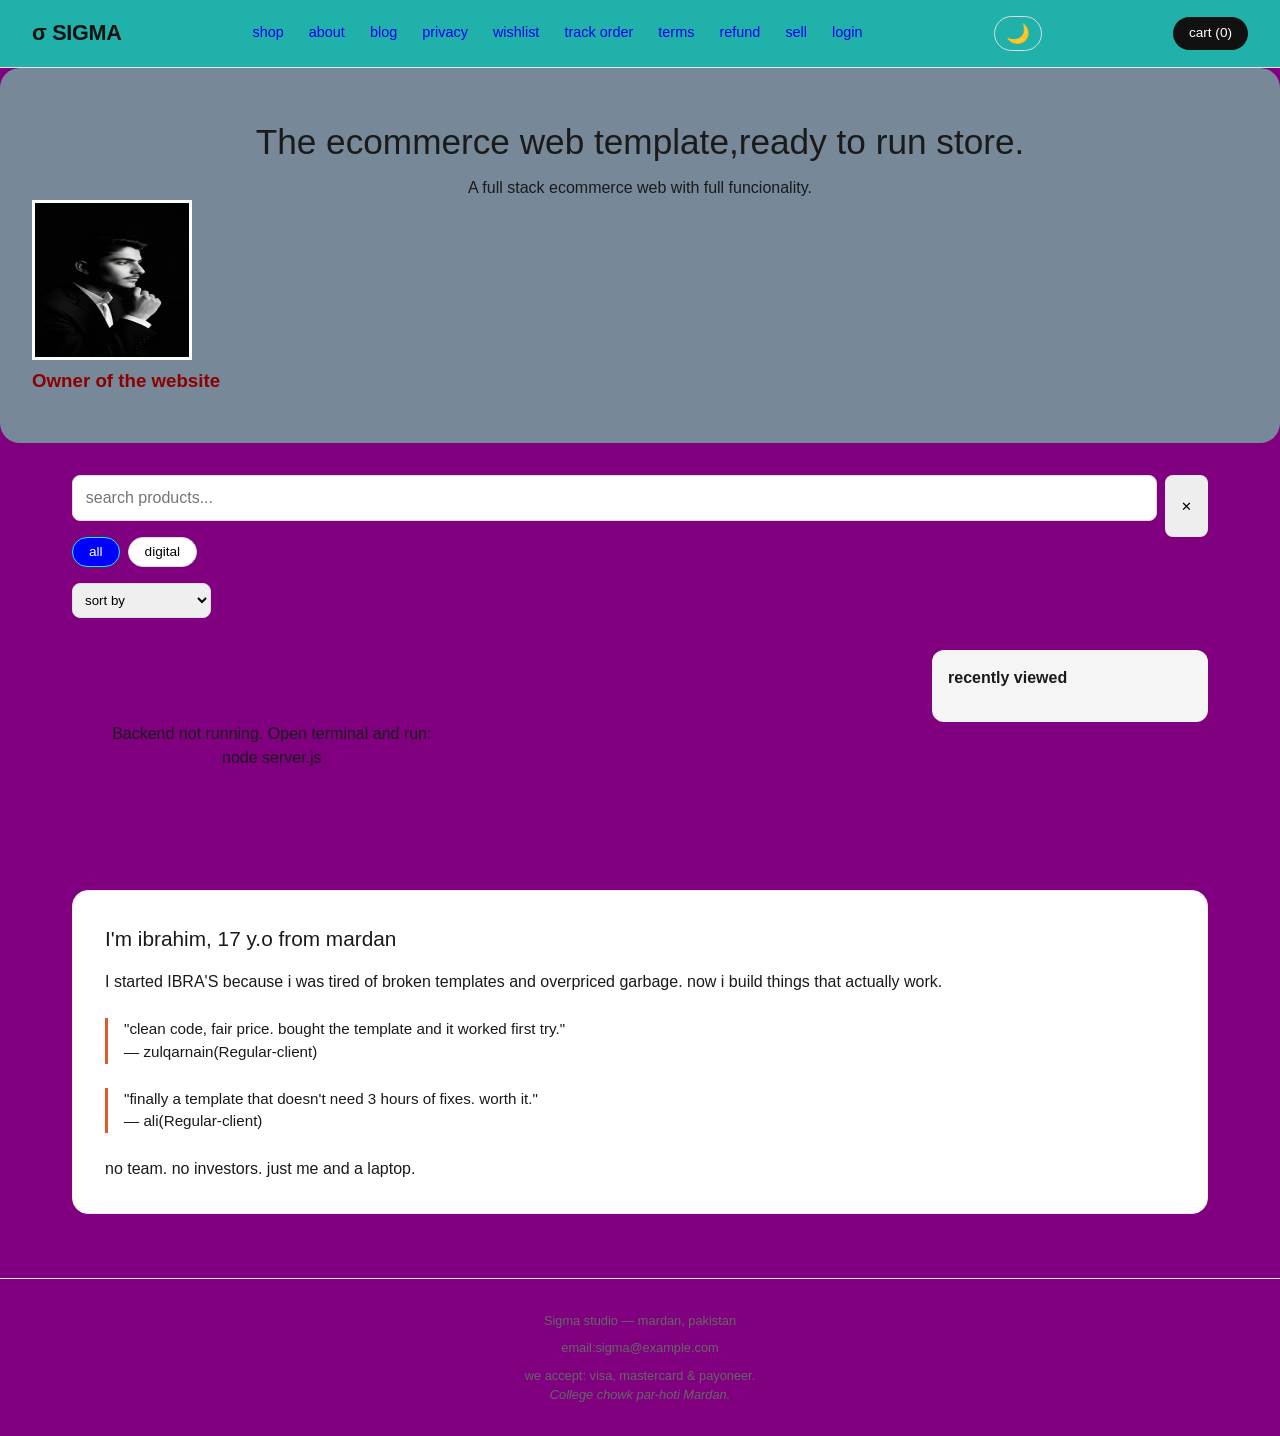
<file: index.html>
<!DOCTYPE html>
<html lang="en">
<head>
    <meta charset="UTF-8">
    <meta name="viewport" content="width=device-width, initial-scale=1.0">
    <title>sigma — shop</title>
    <link rel="stylesheet" href="style.css">
</head>
<body>

<div class="header" style="background-color: lightseagreen;">
    <a href="index.html" class="logo">σ SIGMA</a>
    <div class="nav">
        <a href="index.html">shop</a>
        <a href="about.html">about</a>
        <a href="blog.html">blog</a>
        <a href="privacy.html">privacy</a>
        <a href="wishlist.html">wishlist</a>
        <a href="track.html">track order</a>
        <a href="terms.html">terms</a>
        <a href="refund.html">refund</a>
        <a href="seller-dashboard.html">sell</a>
        <a href="login.html" id="authLink">login</a>
    </div>
    <button class="dark-toggle" id="darkToggle">🌙</button>
    <a href="cart.html" class="cart-btn">cart (<span id="cartCount">0</span>)</a>
</div>

<main>
    <div class="hero">
        <h1>The ecommerce web template,ready to run store.</h1>
        <p>A full stack ecommerce web with full funcionality.</p>
        <div align="left">
                <img src="20260404_114837-IMG_STYLE.jpg" alt="Owner of the template" style="width:160px; height: 160px; border: 3px solid white;">
                <h3><span style="color:darkred;">Owner of the website</span></h3>
                </div>
    </div>

    <div class="container">
        
        <div class="search-bar">
            <div style="display: flex; gap: 0.5rem;">
                <input type="text" id="searchInput" placeholder="search products..." class="search-input" style="flex:1;">
                <button id="clearSearch" style="background:#eee; border:none; padding:0 1rem; border-radius:8px; cursor:pointer;">✕</button>
            </div>
            <div class="filters">
                <button class="filter-btn active" data-filter="all">all</button>
                <button class="filter-btn" data-filter="digital">digital</button>
            </div>
            <div style="margin-top: 1rem;">
                <select id="sortBy" style="padding: 0.5rem; border-radius: 8px; border: 1px solid #ddd;">
                    <option value="default">sort by</option>
                    <option value="priceLow">price: low to high</option>
                    <option value="priceHigh">price: high to low</option>
                </select>
            </div>
        </div>

        <div style="display: flex; gap: 2rem; flex-wrap: wrap;">
            <div style="flex: 3;">
                <div class="products" id="productsGrid"></div>
            </div>
            <div style="flex: 1; min-width: 200px;">
                <div style="background: #f5f5f5; padding: 1rem; border-radius: 12px; position: sticky; top: 100px;">
                    <h3 style="font-size: 1rem; margin-bottom: 1rem;">recently viewed</h3>
                    <div id="recentlyViewed"></div>
                </div>
            </div>
        </div>
        
        <div class="about-block">
            <h2>I'm ibrahim, 17 y.o from mardan</h2>
            <p>I started IBRA'S because i was tired of broken templates and overpriced garbage. now i build things that actually work.</p>
            
            <div class="testimonial">
                "clean code, fair price. bought the template and it worked first try."<br>
                — zulqarnain(Regular-client)
            </div>
            <div class="testimonial">
                "finally a template that doesn't need 3 hours of fixes. worth it."<br>
                — ali(Regular-client)
            </div>
            
            <p style="margin-top: 1rem;">no team. no investors. just me and a laptop.</p>
        </div>
    </div>
</main>

<footer>
    <p>Sigma studio — mardan, pakistan</p>
    <p style="margin-top: 0.5rem;">email:sigma@example.com</p>
    <p style="margin-top: 0.5rem;">we accept: visa, mastercard & payoneer.</p>
    <address>
        <p>
            College chowk par-hoti Mardan.
        </p>
    </address>
</footer>

<script src="script.js"></script>

<script>
    async function updateAuthLink() {
        try {
            const response = await fetch('http://localhost:3000/api/me', {
                credentials: 'include'
            });
            const authLink = document.getElementById('authLink');
            if (authLink) {
                if (response.ok) {
                    authLink.innerHTML = 'logout';
                    authLink.href = '#';
                    authLink.onclick = async (e) => {
                        e.preventDefault();
                        await fetch('http://localhost:3000/api/logout', {
                            method: 'POST',
                            credentials: 'include'
                        });
                        localStorage.removeItem('sigma_user');
                        window.location.href = 'index.html';
                    };
                } else {
                    authLink.innerHTML = 'login';
                    authLink.href = 'login.html';
                    authLink.onclick = null;
                }
            }
        } catch(e) {
            console.log('Backend error:', e);
        }
    }
    updateAuthLink();
</script>

</body>
</html>
</file>
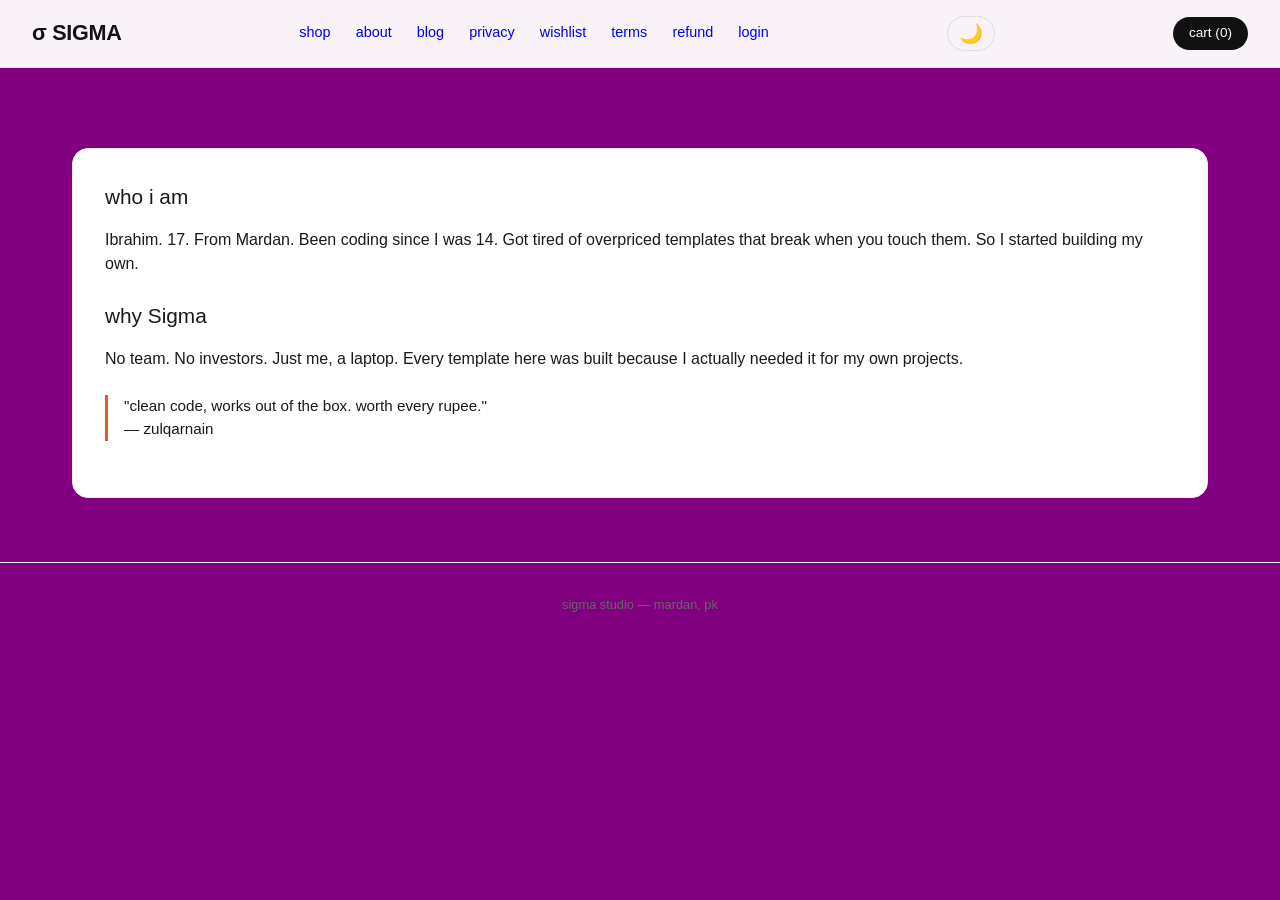
<file: about.html>
<!DOCTYPE html>
<html lang="en">
<head>
    <meta charset="UTF-8">
    <meta name="viewport" content="width=device-width, initial-scale=1.0">
    <title>sigma — about</title>
    <link rel="stylesheet" href="style.css">
</head>
<body>

<div class="header">
    <a href="index.html" class="logo">σ SIGMA</a>
    <div class="nav">
        <a href="index.html">shop</a>
        <a href="about.html">about</a>
        <a href="blog.html">blog</a>
        <a href="privacy.html">privacy</a>
        <a href="wishlist.html">wishlist</a>
        <a href="terms.html">terms</a>
        <a href="refund.html">refund</a>
        <a href="login.html" id="authLink">login</a>
    </div>
    <button class="dark-toggle" id="darkToggle">🌙</button>
    <a href="cart.html" class="cart-btn">cart (<span id="cartCount">0</span>)</a>
</div>

<main>
    <div class="container">
        <div class="about-block">
            <h2>who i am</h2>
            <p>Ibrahim. 17. From Mardan. Been coding since I was 14. Got tired of overpriced templates that break when you touch them. So I started building my own.</p>
            
            <h2 style="margin-top: 1.5rem;">why Sigma</h2>
            <p>No team. No investors. Just me, a laptop. Every template here was built because I actually needed it for my own projects.</p>
            
            <div class="testimonial">
                "clean code, works out of the box. worth every rupee."<br>
                — zulqarnain
            </div>
        </div>
    </div>
</main>

<footer>
    <p>sigma studio — mardan, pk</p>
</footer>

<script src="script.js"></script>
<script src="navbar.js"></script>
<script src="config.js"></script>
</body>
</html>
</file>
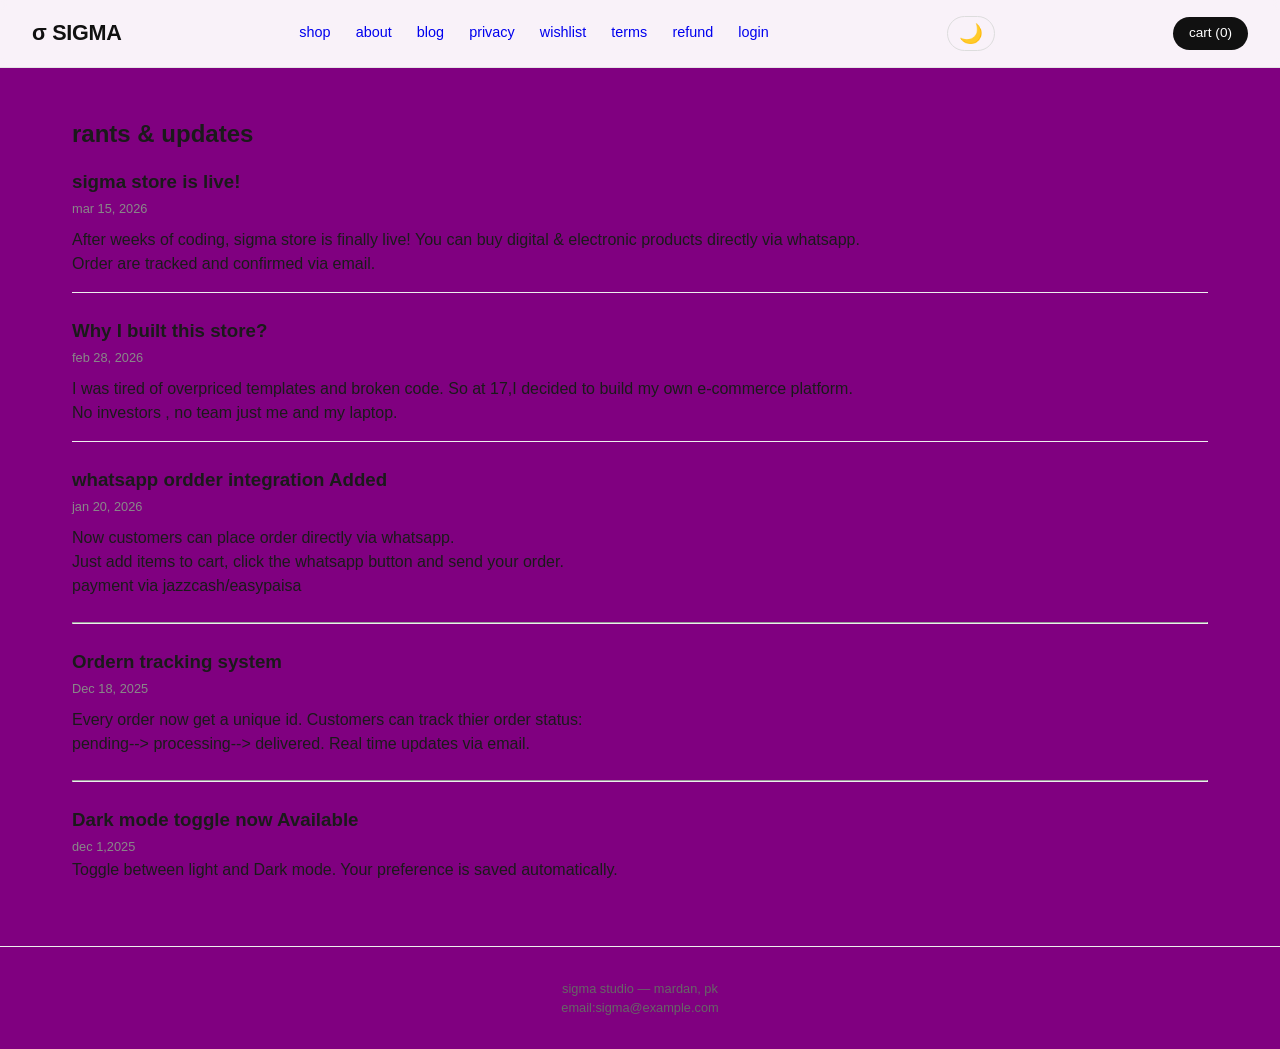
<file: blog.html>
<!DOCTYPE html>
<html lang="en">
<head>
    <meta charset="UTF-8">
    <meta name="viewport" content="width=device-width, initial-scale=1.0">
    <title>sigma — blog</title>
    <link rel="stylesheet" href="style.css">
</head>
<body>

<div class="header">
    <a href="index.html" class="logo">σ SIGMA</a>
    <div class="nav">
        <a href="index.html">shop</a>
        <a href="about.html">about</a>
        <a href="blog.html">blog</a>
        <a href="privacy.html">privacy</a>
        <a href="wishlist.html">wishlist</a>
        <a href="terms.html">terms</a>
        <a href="refund.html">refund</a>
        <a href="login.html" id="authLink">login</a>
    </div>
    <button class="dark-toggle" id="darkToggle">🌙</button>
    <a href="cart.html" class="cart-btn">cart (<span id="cartCount">0</span>)</a>
</div>

<main>
    <div class="container">
        <h2 style="margin: 1rem 0;">rants & updates</h2>
        
        <div style="display:flex; flex-direction:column; gap:1.5rem;">
            <div style="border-bottom:1px solid #eee; padding-bottom:1rem;">
                <h3>sigma store is live!</h3>
                <span style="font-size:0.8rem; color:#888;">mar 15, 2026</span>
                <p style="margin-top:0.5rem;">After weeks of coding, sigma store is finally live! You can buy digital & electronic products directly via whatsapp. <br>Order are tracked and confirmed via email.</p>
            </div>
            
            <div style="border-bottom:1px solid #eee; padding-bottom:1rem;">
                <h3>Why I built this store?</h3>
                <span style="font-size:0.8rem; color:#888;">feb 28, 2026</span>
                <p style="margin-top:0.5rem;">I was tired of overpriced templates and broken code. So at 17,I decided to build my own e-commerce platform. <br> No investors , no team just me and my laptop.</p>
            </div>
            
            <div>
                <h3>whatsapp ordder integration Added</h3>
                <span style="font-size:0.8rem; color:#888;">jan 20, 2026</span>
                <p style="margin-top:0.5rem;">Now customers can place order directly via whatsapp. <br> Just add items to cart, click the whatsapp button and send your order. <br>payment via jazzcash/easypaisa</p>
            </div>

            <hr>
            <div>
                <h3>Ordern tracking system</h3>
                <span style="font-size: 0.8rem; color: #888;">Dec 18, 2025</span>
                <p style="margin-top: 0.5rem;">Every order now get a unique id. Customers can track thier order status: <br>pending--> processing--> delivered. Real time updates via email. </p>
            </div>

            <hr>
            <div>
                <h3>Dark mode toggle now Available</h3>
                <span style="font-size: 0.8rem; color: #888;"> dec 1,2025</span>
                <p>Toggle between light and Dark mode. Your preference is saved automatically.</p>
            </div>
        </div>
    </div>
</main>

<footer>
    <p>sigma studio — mardan, pk</p>
    <p>email:sigma@example.com</p>
</footer>

<script src="script.js"></script>
<script src="navbar</script>
<script src="config.js"></script.js>
</body>
</html>
</file>
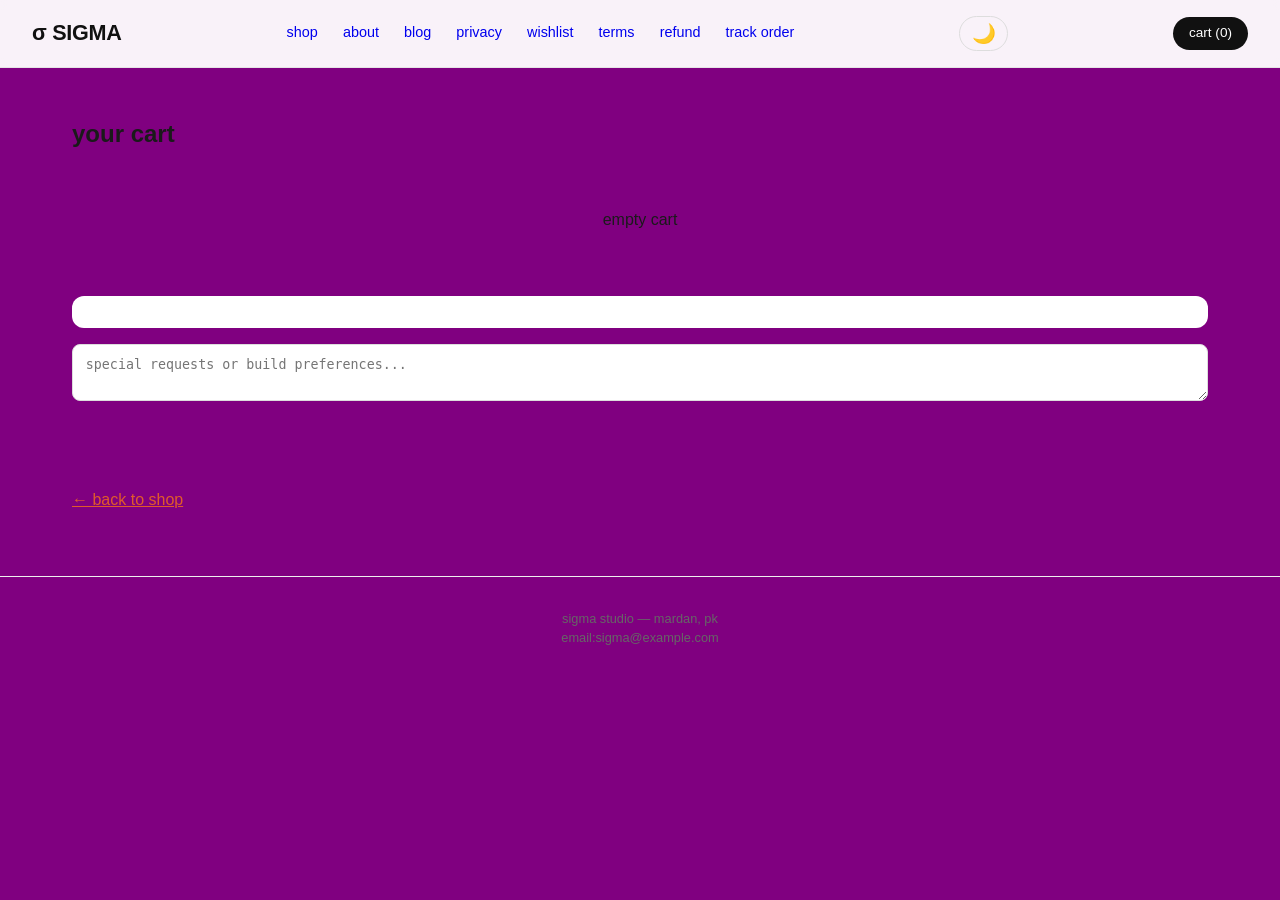
<file: cart.html>
<!DOCTYPE html>
<html lang="en">
<head>
    <meta charset="UTF-8">
    <meta name="viewport" content="width=device-width, initial-scale=1.0">
    <title>sigma — cart</title>
    <link rel="stylesheet" href="style.css">
</head>
<body>

<div class="header">
    <a href="index.html" class="logo">σ SIGMA</a>
    <div class="nav">
        <a href="index.html">shop</a>
        <a href="about.html">about</a>
        <a href="blog.html">blog</a>
        <a href="privacy.html">privacy</a>
        <a href="wishlist.html">wishlist</a>
        <a href="terms.html">terms</a>
        <a href="refund.html">refund</a>
        <a href="track.html">track order</a>
    </div>
    <button class="dark-toggle" id="darkToggle">🌙</button>
    <a href="cart.html" class="cart-btn">cart (<span id="cartCount">0</span>)</a>
</div>

<main>
    <div class="container">
        <h2 style="margin: 1rem 0;">your cart</h2>
        <div id="cartItems"></div>
        <div id="cartTotal" style="margin-top: 1.5rem; padding: 1rem; background: white; border-radius: 12px;"></div>
        
        <textarea id="orderNotes" placeholder="special requests or build preferences..." style="width:100%; margin:1rem 0; padding:0.8rem; border:1px solid #ddd; border-radius:8px;"></textarea>
        
        <div id="whatsappBtnContainer" style="margin-top: 1rem;"></div>
        
        <br><br>
        <a href="index.html" style="color:#e05a2a;">← back to shop</a>
    </div>
</main>

<footer>
    <p>sigma studio — mardan, pk</p>
    <p>email:sigma@example.com</p>
</footer>

<script>
    const BACKEND_URL = 'http://127.0.0.1:3000';
    const YOUR_WHATSAPP_NUMBER = '923001234567'; 
    
    function getCart() {
        return JSON.parse(localStorage.getItem('sigma_cart') || '[]');
    }
    
    function saveCart(cart) {
        localStorage.setItem('sigma_cart', JSON.stringify(cart));
        updateCartCount();
    }
    
    function updateCartCount() {
        const cart = getCart();
        const total = cart.reduce((sum, i) => sum + i.quantity, 0);
        const badge = document.getElementById('cartCount');
        if (badge) badge.innerText = total;
    }
    
    function renderCart() {
        const cart = getCart();
        const container = document.getElementById('cartItems');
        const btnContainer = document.getElementById('whatsappBtnContainer');
        
        if (cart.length === 0) {
            container.innerHTML = '<p style="padding:40px; text-align:center;">empty cart </p>';
            document.getElementById('cartTotal').innerHTML = '';
            btnContainer.innerHTML = '';
            return;
        }
        
        let subtotal = 0;
        let html = '';
        
        for (let item of cart) {
            const itemTotal = item.price * item.quantity;
            subtotal += itemTotal;
            html += `
                <div style="display:flex; justify-content:space-between; align-items:center; padding:1rem; border-bottom:1px solid #eee; flex-wrap:wrap; gap:0.5rem;">
                    <div><strong>${item.name}</strong><br><span style="font-size:0.8rem;">$${item.price} each</span></div>
                    <div style="display:flex; gap:0.5rem; align-items:center;">
                        <button onclick="updateQty('${item.id}', -1)" style="padding:0.2rem 0.6rem;">-</button>
                        <span>${item.quantity}</span>
                        <button onclick="updateQty('${item.id}', 1)" style="padding:0.2rem 0.6rem;">+</button>
                        <button onclick="removeItem('${item.id}')" style="background:#e05a2a; border:none; padding:0.2rem 0.6rem; border-radius:4px; color:white;">remove</button>
                    </div>
                    <div><strong>$${itemTotal}</strong></div>
                </div>
            `;
        }
        
        const shipping = subtotal > 120 ? 0 : 12;
        const total = subtotal + shipping;
        
        container.innerHTML = html;
        document.getElementById('cartTotal').innerHTML = `
        <div style="color:black;">
            <div>subtotal: $${subtotal}</div>
            <div>shipping: ${shipping === 0 ? 'free' : '$' + shipping}</div>
            <div style="font-weight:bold; margin-top:8px;">total: $${total}</div>
            ${subtotal < 120 ? `<small>spend $${120 - subtotal} more for free shipping</small>` : '<small> free shipping</small> </div>'}
        `;
        
        btnContainer.innerHTML = `
            <button onclick="sendWhatsAppOrder()" style="background:#25D366; color:white; border:none; padding:15px 20px; border-radius:50px; cursor:pointer; font-size:18px; font-weight:bold; width:100%; margin-bottom:10px;">
                 Order via WhatsApp
            </button>
            <div style="background:black; color:white; padding:15px; border-radius:12px; border:1px solid #25D366;">
                <p><strong> Payment Options:</strong></p>
                <p>• Easypaisa: <strong>03XX-XXXXXXX</strong></p>
                <p>• JazzCash: <strong>03XX-XXXXXXX</strong></p>
                <p>• Bank Transfer: Ask on WhatsApp</p>
                <p style="margin-top:10px; font-size:0.85rem;"> After payment, you'll receive download link</p>
            </div>
        `;
    }
    
    function updateQty(id, delta) {
        let cart = getCart();
        const index = cart.findIndex(i => i.id === id);
        if (index !== -1) {
            cart[index].quantity += delta;
            if (cart[index].quantity < 1) cart.splice(index, 1);
            saveCart(cart);
            renderCart();
        }
    }
    
    function removeItem(id) {
        let cart = getCart();
        cart = cart.filter(i => i.id !== id);
        saveCart(cart);
        renderCart();
    }
    
    async function sendWhatsAppOrder() {
        const cart = getCart();
        if (cart.length === 0) {
            alert('Cart is empty!');
            return;
        }
        
        // Check if user is logged in
        let isLoggedIn = false;
        try {
            const response = await fetch(`${BACKEND_URL}/api/me`, { credentials: 'include' });
            isLoggedIn = response.ok;
        } catch(e) {}
        
        if (!isLoggedIn) {
            const confirm = window.confirm('Please login to place order. Go to login page?');
            if (confirm) window.location.href = 'login.html';
            return;
        }
        
        let subtotal = 0;
        let itemsList = '';
        cart.forEach(item => {
            const itemTotal = item.price * item.quantity;
            subtotal += itemTotal;
            itemsList += `${item.name} x ${item.quantity} = $${itemTotal}\n`;
        });
        
        const shipping = subtotal > 120 ? 0 : 12;
        const total = subtotal + shipping;
        const notes = document.getElementById('orderNotes').value;
        
        try {
            const orderResponse = await fetch(`${BACKEND_URL}/api/orders`, {
                method: 'POST',
                headers: { 'Content-Type': 'application/json' },
                credentials: 'include',
                body: JSON.stringify({ items: cart, subtotal, shipping, total, notes })
            });
            
            const orderData = await orderResponse.json();
            const orderId = orderData.order.orderId;
            
            let userName = 'Customer';
            try {
                const user = JSON.parse(localStorage.getItem('sigma_user') || 'null');
                if (user && user.name) userName = user.name;
            } catch(e) {}
            
            const message = ` NEW ORDER #${orderId}\n\n` +
                           ` Customer: ${userName}\n\n` +
                           ` ORDER DETAILS:\n${itemsList}\n` +
                           ` Subtotal: $${subtotal}\n` +
                           ` Shipping: ${shipping === 0 ? 'Free' : '$' + shipping}\n` +
                           ` TOTAL: $${total}\n\n` +
                           ` Notes: ${notes || 'None'}\n\n` +
                           ` Track: ${window.location.origin}/track.html?order=${orderId}`;
            
            const encodedMessage = encodeURIComponent(message);
            const whatsappUrl = `https://wa.me/${YOUR_WHATSAPP_NUMBER}?text=${encodedMessage}`;
            window.open(whatsappUrl, '_blank');
            
            localStorage.removeItem('sigma_cart');
            renderCart();
            updateCartCount();
            
            alert(` Order placed!\n Order ID: ${orderId}\n🔗 Save this ID to track your order.`);
            
        } catch(error) {
            console.error('Order error:', error);
            alert('Failed to place order. Make sure backend is running.');
        }
    }
    
    // Dark mode
    document.getElementById('darkToggle')?.addEventListener('click', () => {
        document.body.classList.toggle('dark');
        const isDark = document.body.classList.contains('dark');
        document.getElementById('darkToggle').innerText = isDark ? '☀️' : '🌙';
        localStorage.setItem('sigma_dark', isDark);
    });
    
    if (localStorage.getItem('sigma_dark') === 'true') {
        document.body.classList.add('dark');
        document.getElementById('darkToggle').innerText = '☀️';
    }
    
    renderCart();
    updateCartCount();
</script>
</body>
</html>
</file>
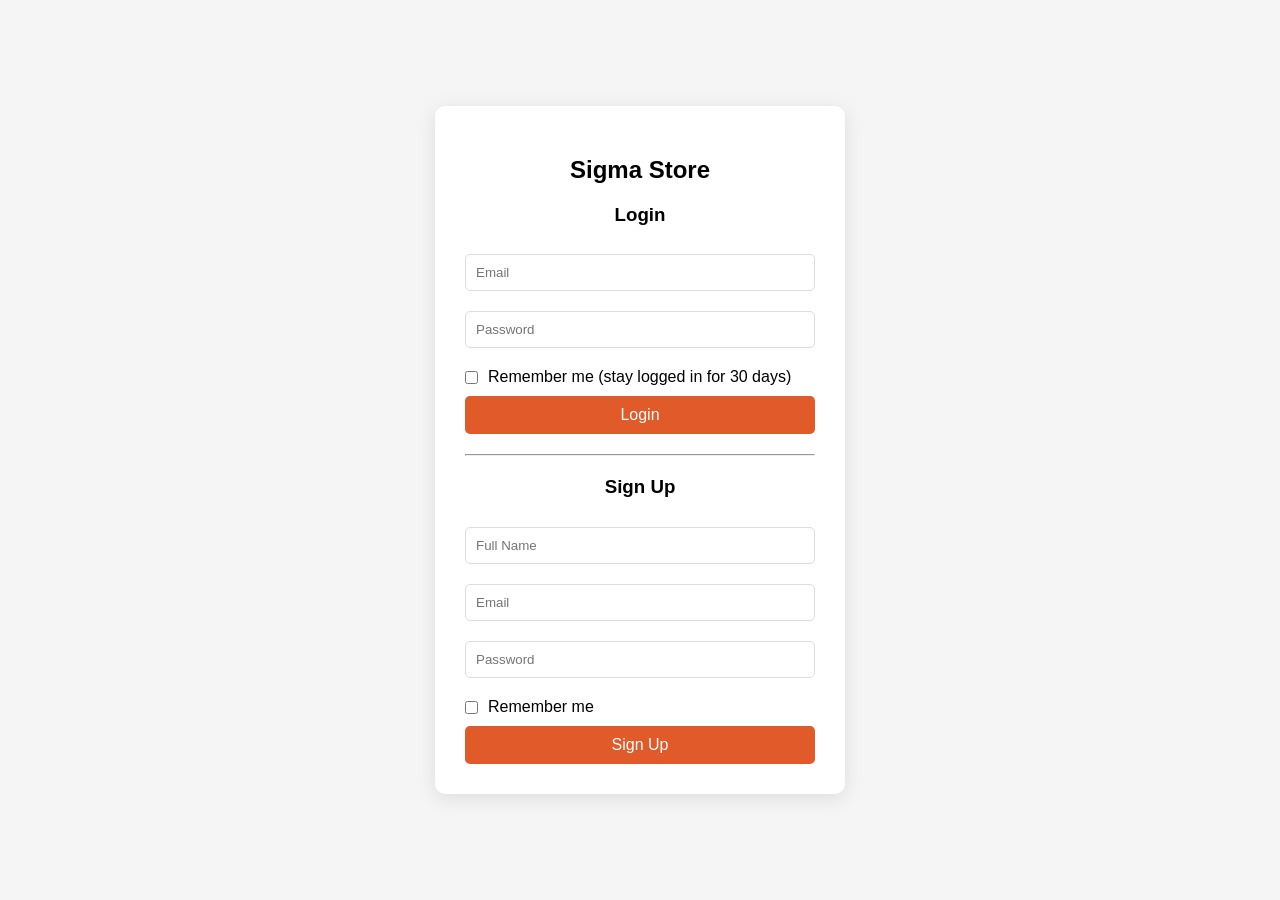
<file: login.html>
<!DOCTYPE html>
<html lang="en">
<head>
    <meta charset="UTF-8">
    <title>Login - Sigma</title>
    <style>
        body { font-family: Arial; display: flex; justify-content: center; align-items: center; height: 100vh; background: #f5f5f5; margin: 0; }
        .container { background: white; padding: 30px; border-radius: 10px; width: 350px; box-shadow: 0 4px 20px rgba(0,0,0,0.1); }
        h2, h3 { text-align: center; }
        input { width: 100%; padding: 10px; margin: 10px 0; border: 1px solid #ddd; border-radius: 5px; box-sizing: border-box; }
        button { width: 100%; padding: 10px; background: #e05a2a; color: white; border: none; border-radius: 5px; cursor: pointer; font-size: 16px; }
        button:hover { background: #111; }
        .checkbox { display: flex; align-items: center; gap: 10px; margin: 10px 0; }
        .checkbox input { width: auto; margin: 0; }
        .error { color: red; margin-top: 10px; text-align: center; }
        .success { color: green; margin-top: 10px; text-align: center; }
        hr { margin: 20px 0; }
    </style>
</head>
<body>
    <div class="container">
        <h2> Sigma Store</h2>
        
        <h3>Login</h3>
        <input type="email" id="loginEmail" placeholder="Email">
        <input type="password" id="loginPassword" placeholder="Password">
        <div class="checkbox">
            <input type="checkbox" id="rememberMe">
            <label>Remember me (stay logged in for 30 days)</label>
        </div>
        <button onclick="login()">Login</button>
        <div id="loginMessage"></div>
        
        <hr>
        
        <h3>Sign Up</h3>
        <input type="text" id="signupName" placeholder="Full Name">
        <input type="email" id="signupEmail" placeholder="Email">
        <input type="password" id="signupPassword" placeholder="Password">
        <div class="checkbox">
            <input type="checkbox" id="signupRemember">
            <label>Remember me</label>
        </div>
        <button onclick="signup()">Sign Up</button>
        <div id="signupMessage"></div>
    </div>

    <script>
        const API_URL = 'http://localhost:3000';
        
        // Check if already logged in
        const savedToken = localStorage.getItem('authToken');
        if (savedToken) {
            fetch(`${API_URL}/api/me`, {
                headers: { 'Authorization': savedToken }
            })
            .then(res => {
                if (res.ok) {
                    window.location.href = 'index.html';
                } else {
                    localStorage.removeItem('authToken');
                }
            });
        }
        
        async function signup() {
            const name = document.getElementById('signupName').value;
            const email = document.getElementById('signupEmail').value;
            const password = document.getElementById('signupPassword').value;
            const remember = document.getElementById('signupRemember').checked;
            const msg = document.getElementById('signupMessage');
            
            if (!name || !email || !password) {
                msg.innerHTML = '<span class="error"> Please fill all fields</span>';
                return;
            }
            
            msg.innerHTML = 'Creating account...';
            
            try {
                const res = await fetch(`${API_URL}/api/signup`, {
                    method: 'POST',
                    headers: { 'Content-Type': 'application/json' },
                    body: JSON.stringify({ name, email, password, remember })
                });
                
                const data = await res.json();
                
                if (res.ok) {
                    localStorage.setItem('authToken', data.token);
                    msg.innerHTML = '<span class="success"> Account created! Redirecting...</span>';
                    setTimeout(() => {
                        window.location.href = 'index.html';
                    }, 1500);
                } else {
                    msg.innerHTML = '<span class="error"> ' + data.error + '</span>';
                }
            } catch(e) {
                msg.innerHTML = '<span class="error"> Cannot connect to server</span>';
            }
        }
        
        async function login() {
            const email = document.getElementById('loginEmail').value;
            const password = document.getElementById('loginPassword').value;
            const remember = document.getElementById('rememberMe').checked;
            const msg = document.getElementById('loginMessage');
            
            if (!email || !password) {
                msg.innerHTML = '<span class="error"> Please enter email and password</span>';
                return;
            }
            
            msg.innerHTML = 'Logging in...';
            
            try {
                const res = await fetch(`${API_URL}/api/login`, {
                    method: 'POST',
                    headers: { 'Content-Type': 'application/json' },
                    body: JSON.stringify({ email, password, remember })
                });
                
                const data = await res.json();
                
                if (res.ok) {
                    localStorage.setItem('authToken', data.token);
                    msg.innerHTML = '<span class="success"> Login successful! Redirecting...</span>';
                    setTimeout(() => {
                        window.location.href = 'index.html';
                    }, 1500);
                } else {
                    msg.innerHTML = '<span class="error"> ' + data.error + '</span>';
                }
            } catch(e) {
                msg.innerHTML = '<span class="error"> Cannot connect to server</span>';
            }
        }
    </script>
</body>
</html>
</file>
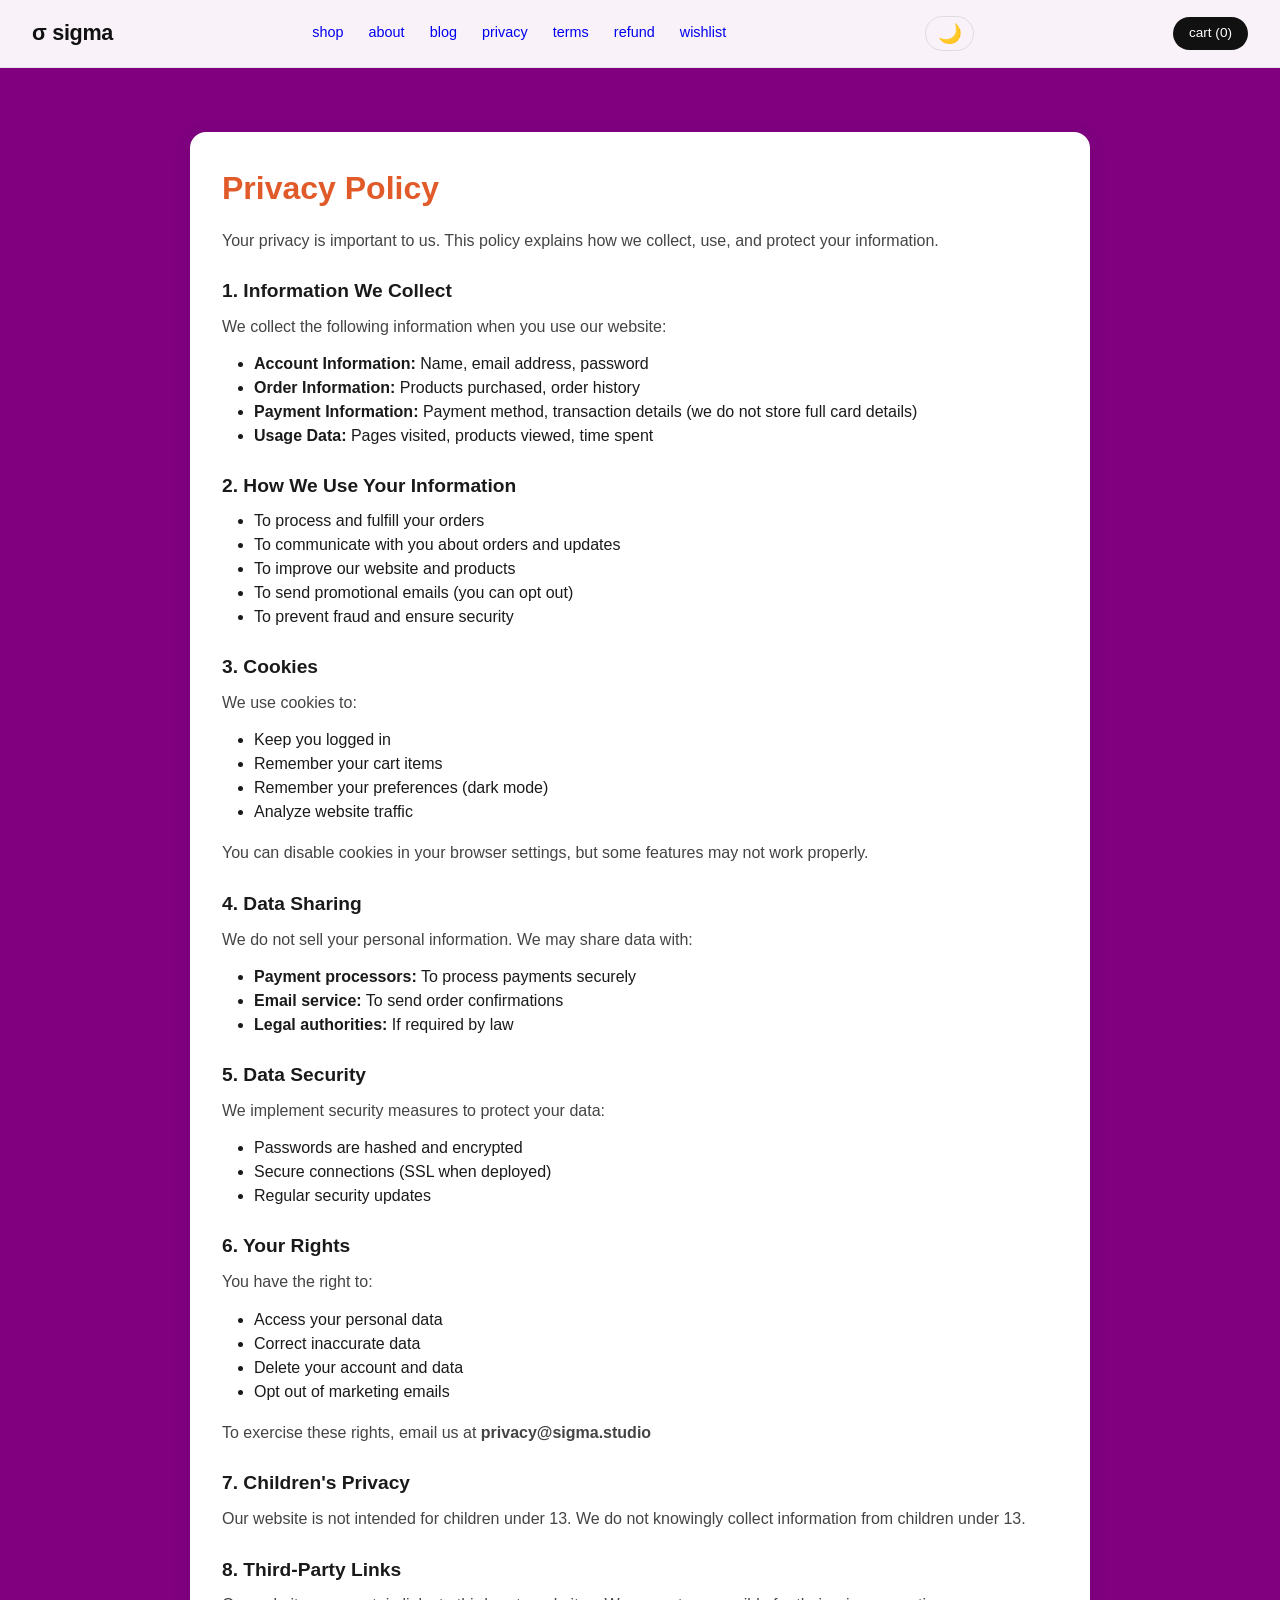
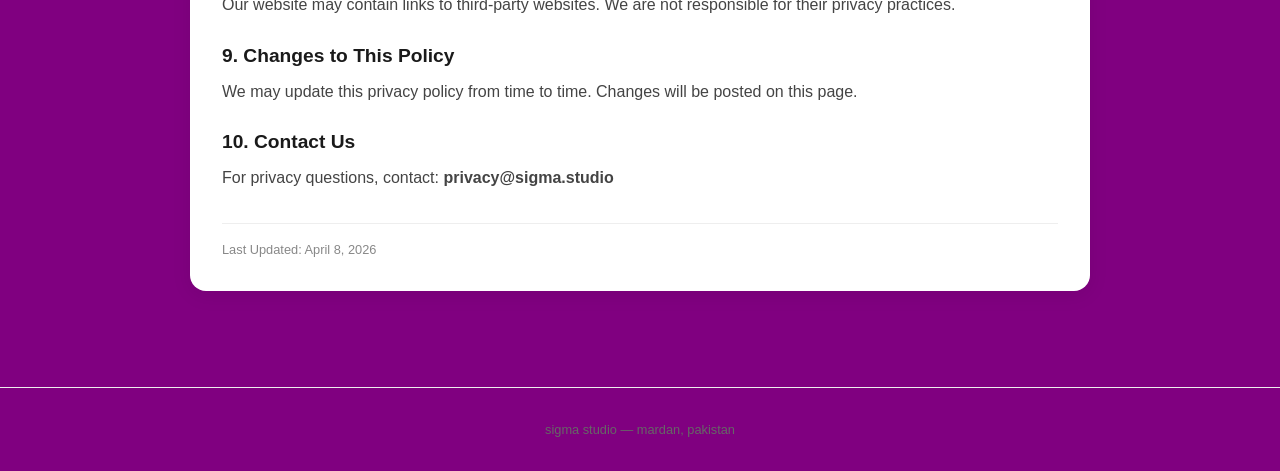
<file: privacy.html>
<!DOCTYPE html>
<html lang="en">
<head>
    <meta charset="UTF-8">
    <meta name="viewport" content="width=device-width, initial-scale=1.0">
    <title>Privacy Policy - Sigma</title>
    <link rel="stylesheet" href="style.css">
    <style>
        .legal-container {
            max-width: 900px;
            margin: 2rem auto;
            background: white;
            padding: 2rem;
            border-radius: 16px;
            box-shadow: 0 4px 20px rgba(0,0,0,0.08);
        }
        .legal-container h1 {
            color: #e05a2a;
            margin-bottom: 1rem;
        }
        .legal-container h2 {
            margin-top: 1.5rem;
            margin-bottom: 0.5rem;
            font-size: 1.2rem;
        }
        .legal-container p {
            margin-bottom: 0.8rem;
            line-height: 1.6;
            color: #444;
        }
        .legal-container ul {
            margin-left: 2rem;
            margin-bottom: 1rem;
        }
        .last-updated {
            color: #888;
            font-size: 0.8rem;
            margin-top: 2rem;
            padding-top: 1rem;
            border-top: 1px solid #eee;
        }
        body.dark .legal-container {
            background: #1e1e1e;
        }
        body.dark .legal-container p {
            color: #ccc;
        }
    </style>
</head>
<body>

<div class="header">
    <a href="index.html" class="logo">σ sigma</a>
    <div class="nav">
        <a href="index.html">shop</a>
        <a href="about.html">about</a>
        <a href="blog.html">blog</a>
        <a href="privacy.html">privacy</a>
        <a href="terms.html">terms</a>
        <a href="refund.html">refund</a>
        <a href="wishlist.html">wishlist</a>
    </div>
    <button class="dark-toggle" id="darkToggle">🌙</button>
    <a href="cart.html" class="cart-btn">cart (<span id="cartCount">0</span>)</a>
</div>

<main>
    <div class="container">
        <div class="legal-container">
            <h1> Privacy Policy</h1>
            <p>Your privacy is important to us. This policy explains how we collect, use, and protect your information.</p>

            <h2>1. Information We Collect</h2>
            <p>We collect the following information when you use our website:</p>
            <ul>
                <li><strong>Account Information:</strong> Name, email address, password</li>
                <li><strong>Order Information:</strong> Products purchased, order history</li>
                <li><strong>Payment Information:</strong> Payment method, transaction details (we do not store full card details)</li>
                <li><strong>Usage Data:</strong> Pages visited, products viewed, time spent</li>
            </ul>

            <h2>2. How We Use Your Information</h2>
            <ul>
                <li>To process and fulfill your orders</li>
                <li>To communicate with you about orders and updates</li>
                <li>To improve our website and products</li>
                <li>To send promotional emails (you can opt out)</li>
                <li>To prevent fraud and ensure security</li>
            </ul>

            <h2>3. Cookies</h2>
            <p>We use cookies to:</p>
            <ul>
                <li>Keep you logged in</li>
                <li>Remember your cart items</li>
                <li>Remember your preferences (dark mode)</li>
                <li>Analyze website traffic</li>
            </ul>
            <p>You can disable cookies in your browser settings, but some features may not work properly.</p>

            <h2>4. Data Sharing</h2>
            <p>We do not sell your personal information. We may share data with:</p>
            <ul>
                <li><strong>Payment processors:</strong> To process payments securely</li>
                <li><strong>Email service:</strong> To send order confirmations</li>
                <li><strong>Legal authorities:</strong> If required by law</li>
            </ul>

            <h2>5. Data Security</h2>
            <p>We implement security measures to protect your data:</p>
            <ul>
                <li>Passwords are hashed and encrypted</li>
                <li>Secure connections (SSL when deployed)</li>
                <li>Regular security updates</li>
            </ul>

            <h2>6. Your Rights</h2>
            <p>You have the right to:</p>
            <ul>
                <li>Access your personal data</li>
                <li>Correct inaccurate data</li>
                <li>Delete your account and data</li>
                <li>Opt out of marketing emails</li>
            </ul>
            <p>To exercise these rights, email us at <strong>privacy@sigma.studio</strong></p>

            <h2>7. Children's Privacy</h2>
            <p>Our website is not intended for children under 13. We do not knowingly collect information from children under 13.</p>

            <h2>8. Third-Party Links</h2>
            <p>Our website may contain links to third-party websites. We are not responsible for their privacy practices.</p>

            <h2>9. Changes to This Policy</h2>
            <p>We may update this privacy policy from time to time. Changes will be posted on this page.</p>

            <h2>10. Contact Us</h2>
            <p>For privacy questions, contact: <strong>privacy@sigma.studio</strong></p>

            <div class="last-updated">
                Last Updated: April 8, 2026
            </div>
        </div>
    </div>
</main>

<footer>
    <p>sigma studio — mardan, pakistan</p>
</footer>

<script src="script.js"></script>
<script>
    function updateCartCount() {
        const cart = JSON.parse(localStorage.getItem('sigma_cart') || '[]');
        const total = cart.reduce((sum, item) => sum + item.quantity, 0);
        const badge = document.getElementById('cartCount');
        if (badge) badge.innerText = total;
    }
    
    document.getElementById('darkToggle')?.addEventListener('click', () => {
        document.body.classList.toggle('dark');
        const isDark = document.body.classList.contains('dark');
        document.getElementById('darkToggle').innerText = isDark ? '☀️' : '🌙';
        localStorage.setItem('sigma_dark', isDark);
    });
    
    if (localStorage.getItem('sigma_dark') === 'true') {
        document.body.classList.add('dark');
        document.getElementById('darkToggle').innerText = '☀️';
    }
    
    updateCartCount();
</script>
</body>
</html>
</file>
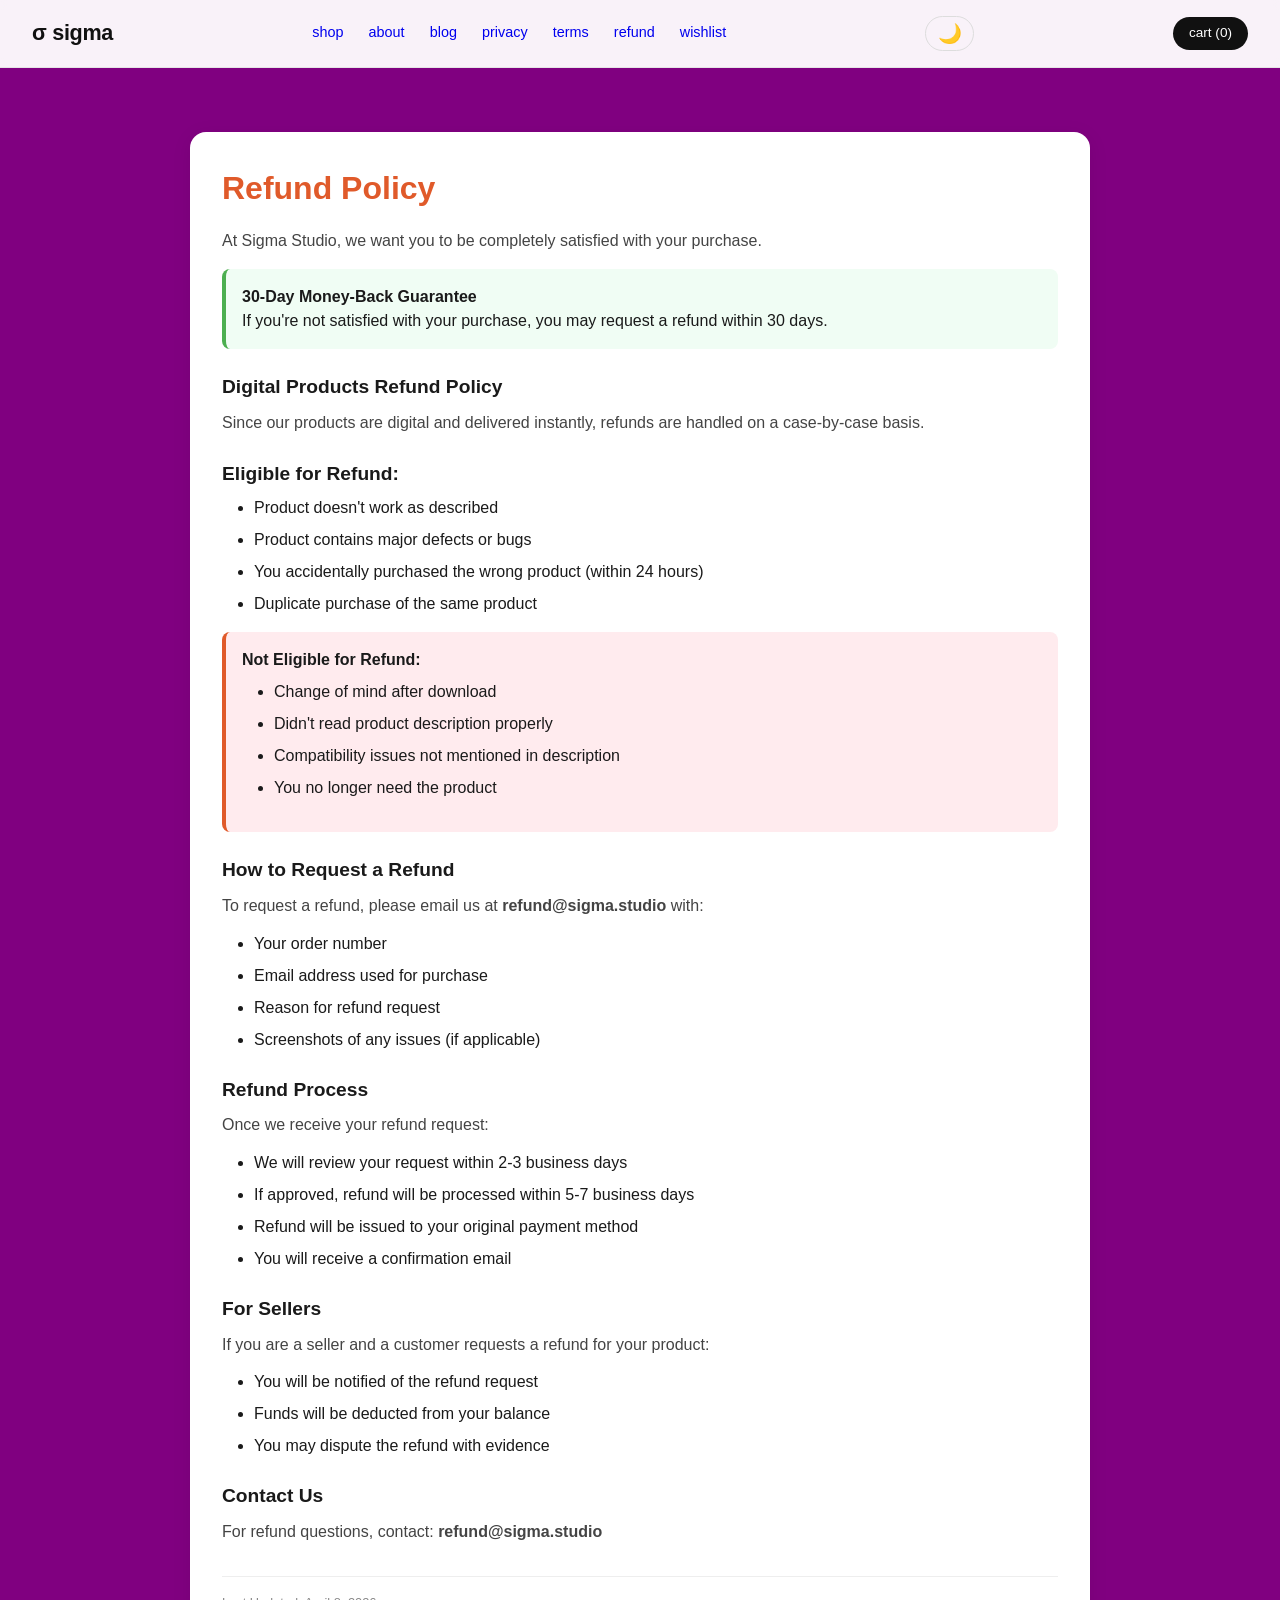
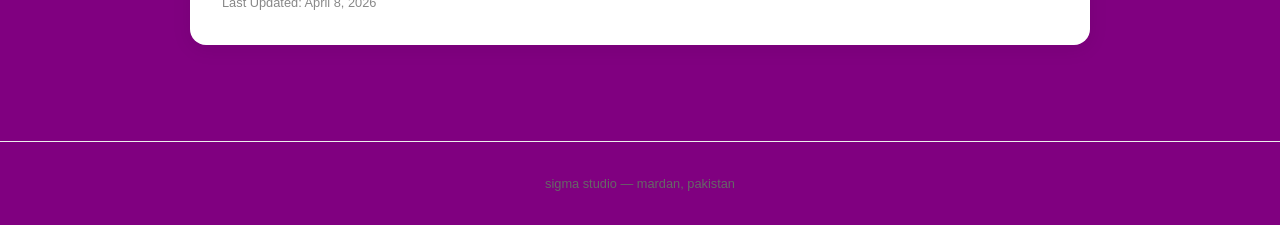
<file: refund.html>
<!DOCTYPE html>
<html lang="en">
<head>
    <meta charset="UTF-8">
    <meta name="viewport" content="width=device-width, initial-scale=1.0">
    <title>Refund Policy - Sigma</title>
    <link rel="stylesheet" href="style.css">
    <style>
        .legal-container {
            max-width: 900px;
            margin: 2rem auto;
            background: white;
            padding: 2rem;
            border-radius: 16px;
            box-shadow: 0 4px 20px rgba(0,0,0,0.08);
        }
        .legal-container h1 {
            color: #e05a2a;
            margin-bottom: 1rem;
        }
        .legal-container h2 {
            margin-top: 1.5rem;
            margin-bottom: 0.5rem;
            font-size: 1.2rem;
        }
        .legal-container p {
            margin-bottom: 0.8rem;
            line-height: 1.6;
            color: #444;
        }
        .legal-container ul {
            margin-left: 2rem;
            margin-bottom: 1rem;
        }
        .legal-container li {
            margin-bottom: 0.5rem;
            line-height: 1.5;
        }
        .refund-box {
            background: #f0fdf4;
            border-left: 4px solid #4caf50;
            padding: 1rem;
            margin: 1rem 0;
            border-radius: 8px;
        }
        .no-refund-box {
            background: #ffebee;
            border-left: 4px solid #e05a2a;
            padding: 1rem;
            margin: 1rem 0;
            border-radius: 8px;
        }
        .last-updated {
            color: #888;
            font-size: 0.8rem;
            margin-top: 2rem;
            padding-top: 1rem;
            border-top: 1px solid #eee;
        }
        body.dark .legal-container {
            background: #1e1e1e;
        }
        body.dark .legal-container p {
            color: #ccc;
        }
        body.dark .refund-box {
            background: #1b5e20;
        }
        body.dark .no-refund-box {
            background: #b71c1c;
        }
    </style>
</head>
<body>

<div class="header">
    <a href="index.html" class="logo">σ sigma</a>
    <div class="nav">
        <a href="index.html">shop</a>
        <a href="about.html">about</a>
        <a href="blog.html">blog</a>
        <a href="privacy.html">privacy</a>
        <a href="terms.html">terms</a>
        <a href="refund.html">refund</a>
        <a href="wishlist.html">wishlist</a>
    </div>
    <button class="dark-toggle" id="darkToggle">🌙</button>
    <a href="cart.html" class="cart-btn">cart (<span id="cartCount">0</span>)</a>
</div>

<main>
    <div class="container">
        <div class="legal-container">
            <h1> Refund Policy</h1>
            <p>At Sigma Studio, we want you to be completely satisfied with your purchase.</p>

            <div class="refund-box">
                <strong> 30-Day Money-Back Guarantee</strong><br>
                If you're not satisfied with your purchase, you may request a refund within 30 days.
            </div>

            <h2>Digital Products Refund Policy</h2>
            <p>Since our products are digital and delivered instantly, refunds are handled on a case-by-case basis.</p>

            <h2>Eligible for Refund:</h2>
            <ul>
                <li> Product doesn't work as described</li>
                <li> Product contains major defects or bugs</li>
                <li> You accidentally purchased the wrong product (within 24 hours)</li>
                <li> Duplicate purchase of the same product</li>
            </ul>

            <div class="no-refund-box">
                <strong> Not Eligible for Refund:</strong><br>
                <ul style="margin-top: 0.5rem;">
                    <li> Change of mind after download</li>
                    <li> Didn't read product description properly</li>
                    <li> Compatibility issues not mentioned in description</li>
                    <li> You no longer need the product</li>
                </ul>
            </div>

            <h2>How to Request a Refund</h2>
            <p>To request a refund, please email us at <strong>refund@sigma.studio</strong> with:</p>
            <ul>
                <li>Your order number</li>
                <li>Email address used for purchase</li>
                <li>Reason for refund request</li>
                <li>Screenshots of any issues (if applicable)</li>
            </ul>

            <h2>Refund Process</h2>
            <p>Once we receive your refund request:</p>
            <ul>
                <li>We will review your request within 2-3 business days</li>
                <li>If approved, refund will be processed within 5-7 business days</li>
                <li>Refund will be issued to your original payment method</li>
                <li>You will receive a confirmation email</li>
            </ul>

            <h2>For Sellers</h2>
            <p>If you are a seller and a customer requests a refund for your product:</p>
            <ul>
                <li>You will be notified of the refund request</li>
                <li>Funds will be deducted from your balance</li>
                <li>You may dispute the refund with evidence</li>
            </ul>

            <h2>Contact Us</h2>
            <p>For refund questions, contact: <strong>refund@sigma.studio</strong></p>

            <div class="last-updated">
                Last Updated: April 8, 2026
            </div>
        </div>
    </div>
</main>

<footer>
    <p>sigma studio — mardan, pakistan</p>
</footer>

<script src="script.js"></script>
<script>
    function updateCartCount() {
        const cart = JSON.parse(localStorage.getItem('sigma_cart') || '[]');
        const total = cart.reduce((sum, item) => sum + item.quantity, 0);
        const badge = document.getElementById('cartCount');
        if (badge) badge.innerText = total;
    }
    
    document.getElementById('darkToggle')?.addEventListener('click', () => {
        document.body.classList.toggle('dark');
        const isDark = document.body.classList.contains('dark');
        document.getElementById('darkToggle').innerText = isDark ? '☀️' : '🌙';
        localStorage.setItem('sigma_dark', isDark);
    });
    
    if (localStorage.getItem('sigma_dark') === 'true') {
        document.body.classList.add('dark');
        document.getElementById('darkToggle').innerText = '☀️';
    }
    
    updateCartCount();
</script>
</body>
</html>
</file>
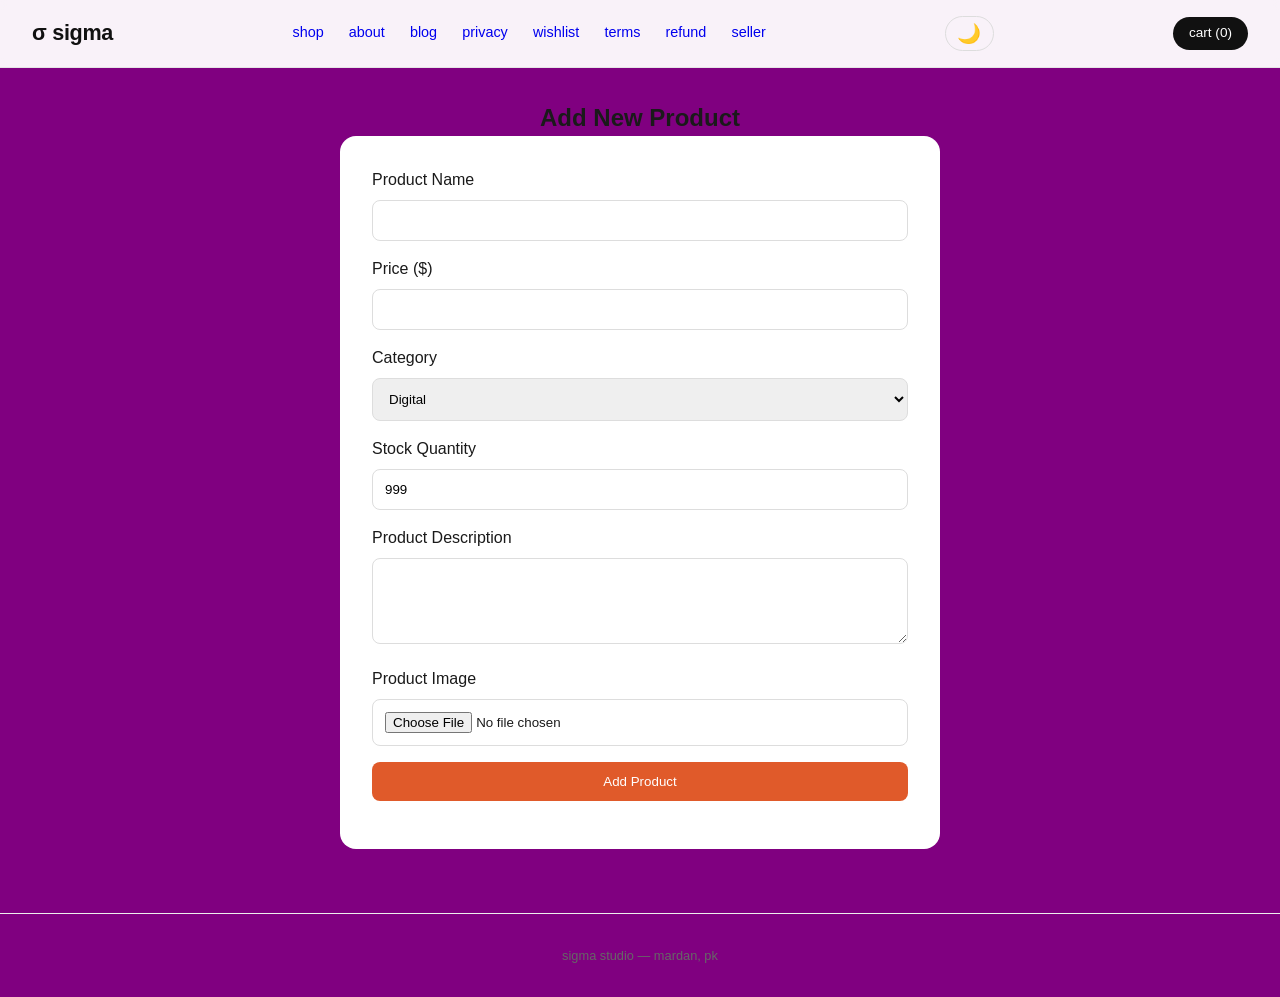
<file: seller-add-product.html>
<!DOCTYPE html>
<html lang="en">
<head>
    <meta charset="UTF-8">
    <meta name="viewport" content="width=device-width, initial-scale=1.0">
    <title>Add Product - Seller Dashboard</title>
    <link rel="stylesheet" href="style.css">
    <style>
        .product-form {
            max-width: 600px;
            margin: 0 auto;
            background: white;
            padding: 2rem;
            border-radius: 16px;
        }
        .product-form input, .product-form select, .product-form textarea {
            width: 100%;
            padding: 12px;
            margin: 8px 0 16px 0;
            border: 1px solid #ddd;
            border-radius: 8px;
        }
        .product-form button {
            background: #e05a2a;
            color: white;
            border: none;
            padding: 12px 24px;
            border-radius: 8px;
            cursor: pointer;
            width: 100%;
        }
        body.dark .product-form {
            background: #1e1e1e;
        }
        body.dark input, body.dark select, body.dark textarea {
            background: #2a2a2a;
            border-color: #444;
            color: white;
        }
    </style>
</head>
<body>

<div class="header">
    <a href="index.html" class="logo">σ sigma</a>
    <div class="nav">
        <a href="index.html">shop</a>
        <a href="about.html">about</a>
        <a href="blog.html">blog</a>
        <a href="privacy.html">privacy</a>
        <a href="wishlist.html">wishlist</a>
        <a href="terms.html">terms</a>
        <a href="refund.html">refund</a>
        <a href="seller-dashboard.html">seller</a>
    </div>
    <button class="dark-toggle" id="darkToggle">🌙</button>
    <a href="cart.html" class="cart-btn">cart (<span id="cartCount">0</span>)</a>
</div>

<main>
    <div class="container">
        <h2 style="text-align: center;"> Add New Product</h2>
        <div class="product-form">
            <form id="addProductForm" enctype="multipart/form-data">
                <label>Product Name</label>
                <input type="text" id="productName" required>
                
                <label>Price ($)</label>
                <input type="number" id="productPrice" step="0.01" required>
                
                <label>Category</label>
                <select id="productCategory">
                    <option value="digital">Digital</option>
                    <option value="electronics">Electronics</option>
                    <option value="clothing">Clothing</option>
                    <option value="other">Other</option>
                </select>
                
                <label>Stock Quantity</label>
                <input type="number" id="productStock" value="999">
                
                <label>Product Description</label>
                <textarea id="productDescription" rows="4"></textarea>
                
                <label>Product Image</label>
                <input type="file" id="productImage" accept="image/*" required>
                
                <button type="submit">Add Product</button>
            </form>
            <div id="message" style="margin-top: 1rem; text-align: center;"></div>
        </div>
    </div>
</main>

<footer>
    <p>sigma studio — mardan, pk</p>
</footer>

<script>
    const API_URL = 'http://127.0.0.1:3000';
    
    function updateCartCount() {
        const cart = JSON.parse(localStorage.getItem('sigma_cart') || '[]');
        const total = cart.reduce((sum, item) => sum + item.quantity, 0);
        const badge = document.getElementById('cartCount');
        if (badge) badge.innerText = total;
    }
    
    document.getElementById('darkToggle')?.addEventListener('click', () => {
        document.body.classList.toggle('dark');
        const isDark = document.body.classList.contains('dark');
        document.getElementById('darkToggle').innerText = isDark ? '☀️' : '🌙';
        localStorage.setItem('sigma_dark', isDark);
    });
    
    if (localStorage.getItem('sigma_dark') === 'true') {
        document.body.classList.add('dark');
        document.getElementById('darkToggle').innerText = '☀️';
    }
    
    document.getElementById('addProductForm').addEventListener('submit', async (e) => {
        e.preventDefault();
        
        const formData = new FormData();
        formData.append('name', document.getElementById('productName').value);
        formData.append('price', document.getElementById('productPrice').value);
        formData.append('category', document.getElementById('productCategory').value);
        formData.append('stock', document.getElementById('productStock').value);
        formData.append('description', document.getElementById('productDescription').value);
        formData.append('image', document.getElementById('productImage').files[0]);
        
        const messageDiv = document.getElementById('message');
        
        try {
            const response = await fetch(`${API_URL}/api/seller/products`, {
                method: 'POST',
                credentials: 'include',
                body: formData
            });
            
            const data = await response.json();
            
            if (response.ok) {
                messageDiv.innerHTML = '<div style="background: #4caf50; color: white; padding: 10px; border-radius: 8px;"> Product added successfully!</div>';
                document.getElementById('addProductForm').reset();
                setTimeout(() => {
                    window.location.href = 'seller-products.html';
                }, 2000);
            } else {
                messageDiv.innerHTML = `<div style="background: #e05a2a; color: white; padding: 10px; border-radius: 8px;"> ${data.error || 'Failed to add product'}</div>`;
            }
        } catch(error) {
            messageDiv.innerHTML = '<div style="background: #e05a2a; color: white; padding: 10px; border-radius: 8px;"> Cannot connect to server</div>';
        }
    });
    
    updateCartCount();
</script>
</body>
</html>
</file>
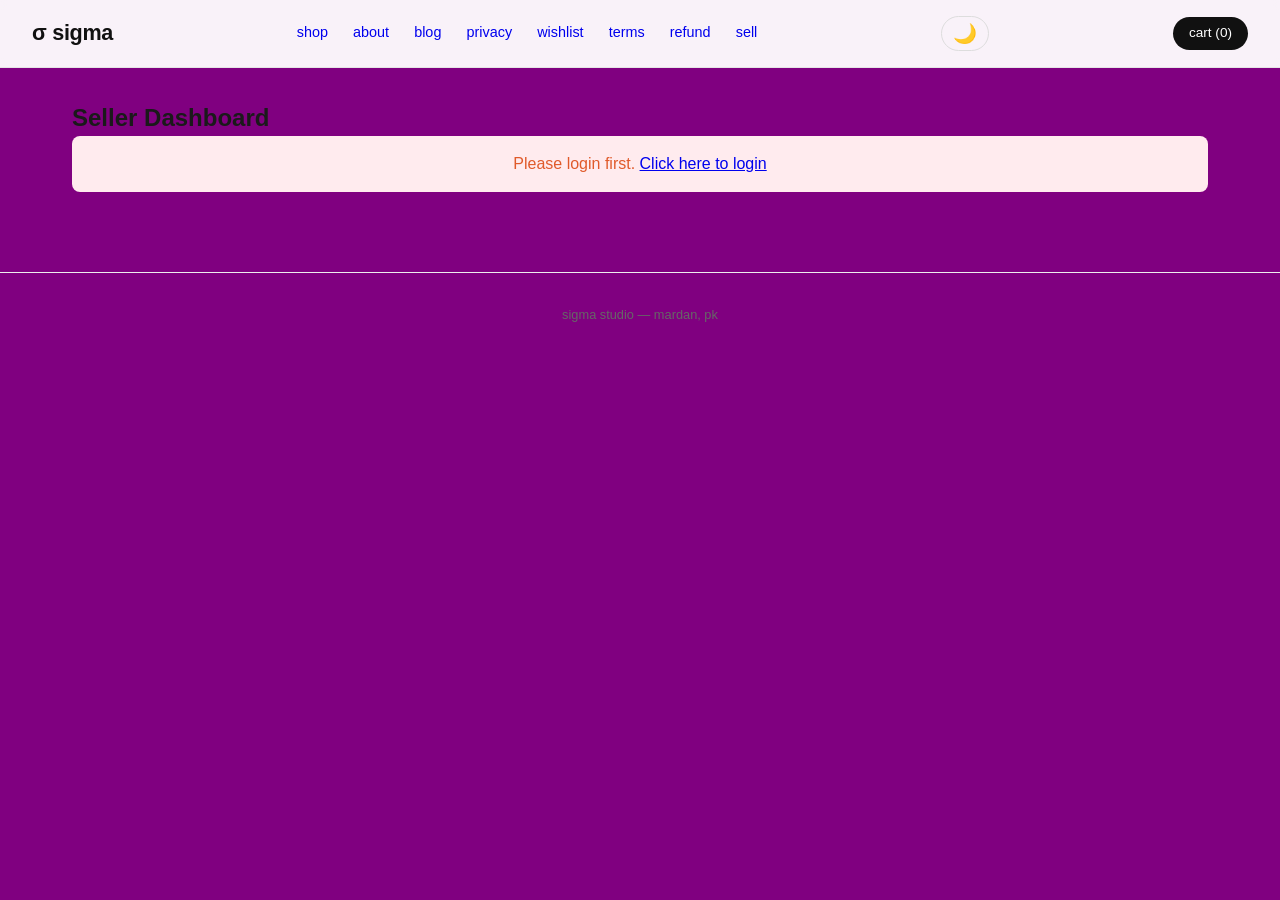
<file: seller-dashboard.html>
<!DOCTYPE html>
<html lang="en">
<head>
    <meta charset="UTF-8">
    <meta name="viewport" content="width=device-width, initial-scale=1.0">
    <title>Seller Dashboard - Sigma</title>
    <link rel="stylesheet" href="style.css">
    <style>
        .stats-grid {
            display: grid;
            grid-template-columns: repeat(auto-fit, minmax(200px, 1fr));
            gap: 1rem;
            margin-bottom: 2rem;
        }
        .stat-card {
            background: white;
            padding: 1.5rem;
            border-radius: 12px;
            text-align: center;
            box-shadow: 0 2px 10px rgba(0,0,0,0.05);
        }
        .stat-card h3 {
            font-size: 2rem;
            color: #e05a2a;
        }
        .seller-actions {
            display: flex;
            gap: 1rem;
            flex-wrap: wrap;
            margin-bottom: 2rem;
        }
        .seller-actions button {
            background: #111;
            color: white;
            border: none;
            padding: 12px 24px;
            border-radius: 8px;
            cursor: pointer;
        }
        .seller-actions button:hover {
            background: #e05a2a;
        }
        .error-box {
            background: #ffebee;
            color: #e05a2a;
            padding: 1rem;
            border-radius: 8px;
            margin-bottom: 1rem;
            text-align: center;
        }
        body.dark .stat-card {
            background: #1e1e1e;
        }
        body.dark .error-box {
            background: #2a2a2a;
        }
    </style>
</head>
<body>

<div class="header">
    <a href="index.html" class="logo">σ sigma</a>
    <div class="nav">
        <a href="index.html">shop</a>
        <a href="about.html">about</a>
        <a href="blog.html">blog</a>
        <a href="privacy.html">privacy</a>
        <a href="wishlist.html">wishlist</a>
        <a href="terms.html">terms</a>
        <a href="refund.html">refund</a>
        <a href="seller-dashboard.html">sell</a>
    </div>
    <button class="dark-toggle" id="darkToggle">🌙</button>
    <a href="cart.html" class="cart-btn">cart (<span id="cartCount">0</span>)</a>
</div>

<main>
    <div class="container">
        <h2> Seller Dashboard</h2>
        
        <div id="loadingMsg" style="text-align: center; padding: 2rem;">Loading dashboard...</div>
        <div id="errorMsg" class="error-box" style="display: none;"></div>
        
        <div id="dashboardContent" style="display: none;">
            <div class="stats-grid">
                <div class="stat-card">
                    <h3 id="totalSales">0</h3>
                    <p>Total Sales ($)</p>
                </div>
                <div class="stat-card">
                    <h3 id="balance">0</h3>
                    <p>Balance ($)</p>
                </div>
                <div class="stat-card">
                    <h3 id="productCount">0</h3>
                    <p>Products</p>
                </div>
                <div class="stat-card">
                    <h3 id="orderCount">0</h3>
                    <p>Orders</p>
                </div>
            </div>
            
            <div class="seller-actions">
                <button onclick="location.href='seller-add-product.html'"> Add Product</button>
                <button onclick="location.href='seller-products.html'"> My Products</button>
                <button onclick="location.href='seller-orders.html'"> My Orders</button>
                <button onclick="location.href='seller-signup.html'"> Apply as Seller</button>
            </div>
        </div>
    </div>
</main>

<footer>
    <p>sigma studio — mardan, pk</p>
</footer>

<script>
    const API_URL = 'http://localhost:3000';
    
    function getAuthToken() {
        return localStorage.getItem('authToken');
    }
    
    function updateCartCount() {
        const cart = JSON.parse(localStorage.getItem('sigma_cart') || '[]');
        const total = cart.reduce((s, i) => s + i.quantity, 0);
        document.getElementById('cartCount').innerText = total;
    }
    
    document.getElementById('darkToggle')?.addEventListener('click', () => {
        document.body.classList.toggle('dark');
        const isDark = document.body.classList.contains('dark');
        document.getElementById('darkToggle').innerText = isDark ? '☀️' : '🌙';
        localStorage.setItem('sigma_dark', isDark);
    });
    
    if (localStorage.getItem('sigma_dark') === 'true') {
        document.body.classList.add('dark');
        document.getElementById('darkToggle').innerText = '☀️';
    }
    
    async function loadDashboard() {
        const token = getAuthToken();
        
        if (!token) {
            document.getElementById('loadingMsg').style.display = 'none';
            document.getElementById('errorMsg').style.display = 'block';
            document.getElementById('errorMsg').innerHTML = ' Please login first. <a href="login.html">Click here to login</a>';
            return;
        }
        
        try {
            const response = await fetch(`${API_URL}/api/seller/dashboard`, {
                headers: {
                    'Authorization': token
                }
            });
            
            if (response.status === 401) {
                localStorage.removeItem('authToken');
                window.location.href = 'login.html';
                return;
            }
            
            if (response.status === 404) {
                document.getElementById('loadingMsg').innerHTML = '<a href="seller-signup.html">Apply to become a seller</a>';
                return;
            }
            
            if (!response.ok) {
                throw new Error('Failed to load');
            }
            
            const data = await response.json();
            
            document.getElementById('totalSales').innerText = data.seller.totalSales || 0;
            document.getElementById('balance').innerText = data.seller.balance || 0;
            document.getElementById('productCount').innerText = data.stats?.totalProducts || 0;
            document.getElementById('orderCount').innerText = data.stats?.totalOrders || 0;
            
            document.getElementById('loadingMsg').style.display = 'none';
            document.getElementById('dashboardContent').style.display = 'block';
            
        } catch(error) {
            document.getElementById('loadingMsg').style.display = 'none';
            document.getElementById('errorMsg').style.display = 'block';
            document.getElementById('errorMsg').innerHTML = ' Cannot connect to server. Make sure backend is running on port 3000';
        }
    }
    
    updateCartCount();
    loadDashboard();
</script>
</body>
</html>
</file>
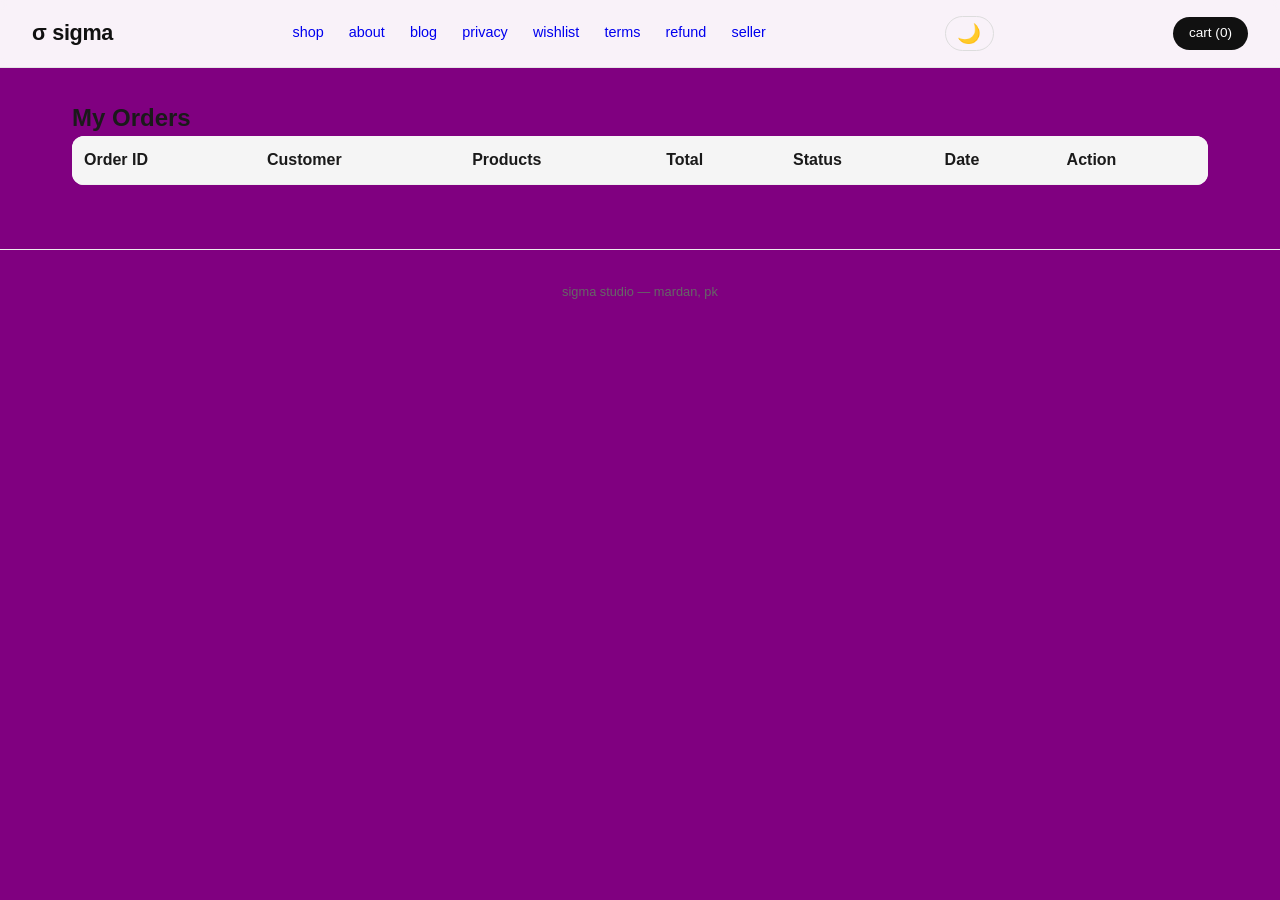
<file: seller-orders.html>
<!DOCTYPE html>
<html lang="en">
<head>
    <meta charset="UTF-8">
    <meta name="viewport" content="width=device-width, initial-scale=1.0">
    <title>My Orders - Seller Dashboard</title>
    <link rel="stylesheet" href="style.css">
    <style>
        .orders-table {
            width: 100%;
            border-collapse: collapse;
            background: white;
            border-radius: 12px;
            overflow: hidden;
        }
        .orders-table th, .orders-table td {
            padding: 12px;
            text-align: left;
            border-bottom: 1px solid #eee;
        }
        .orders-table th {
            background: #f5f5f5;
        }
        .status-select {
            padding: 5px 10px;
            border-radius: 5px;
            border: 1px solid #ddd;
        }
        body.dark .orders-table {
            background: #1e1e1e;
        }
        body.dark .orders-table th {
            background: #2a2a2a;
        }
        body.dark .orders-table td {
            border-bottom-color: #333;
        }
    </style>
</head>
<body>

<div class="header">
    <a href="index.html" class="logo">σ sigma</a>
    <div class="nav">
        <a href="index.html">shop</a>
        <a href="about.html">about</a>
        <a href="blog.html">blog</a>
        <a href="privacy.html">privacy</a>
        <a href="wishlist.html">wishlist</a>
        <a href="terms.html">terms</a>
        <a href="refund.html">refund</a>
        <a href="seller-dashboard.html">seller</a>
    </div>
    <button class="dark-toggle" id="darkToggle">🌙</button>
    <a href="cart.html" class="cart-btn">cart (<span id="cartCount">0</span>)</a>
</div>

<main>
    <div class="container">
        <h2> My Orders</h2>
        <table class="orders-table">
            <thead>
                <tr><th>Order ID</th><th>Customer</th><th>Products</th><th>Total</th><th>Status</th><th>Date</th><th>Action</th></tr>
            </thead>
            <tbody id="ordersList"></tbody>
        </table>
    </div>
</main>

<footer>
    <p>sigma studio — mardan, pk</p>
</footer>

<script>
    const API_URL = 'http://127.0.0.1:3000';
    
    function updateCartCount() {
        const cart = JSON.parse(localStorage.getItem('sigma_cart') || '[]');
        const total = cart.reduce((sum, item) => sum + item.quantity, 0);
        const badge = document.getElementById('cartCount');
        if (badge) badge.innerText = total;
    }
    
    document.getElementById('darkToggle')?.addEventListener('click', () => {
        document.body.classList.toggle('dark');
        const isDark = document.body.classList.contains('dark');
        document.getElementById('darkToggle').innerText = isDark ? '☀️' : '🌙';
        localStorage.setItem('sigma_dark', isDark);
    });
    
    if (localStorage.getItem('sigma_dark') === 'true') {
        document.body.classList.add('dark');
        document.getElementById('darkToggle').innerText = '☀️';
    }
    
    async function loadOrders() {
        try {
            const response = await fetch(`${API_URL}/api/seller/orders`, {
                credentials: 'include'
            });
            
            if (response.ok) {
                const data = await response.json();
                const ordersList = document.getElementById('ordersList');
                
                if (data.orders.length === 0) {
                    ordersList.innerHTML = '<tr><td colspan="7">No orders yet</td></tr>';
                } else {
                    ordersList.innerHTML = data.orders.map(order => `
                        <tr>
                            <td>${order.orderId}</td>
                            <td>${order.userEmail}</td>
                            <td>${order.items.map(i => i.name).join(', ')}</td>
                            <td>$${order.total}</td>
                            <td>
                                <select class="status-select" onchange="updateStatus('${order.orderId}', this.value)">
                                    <option value="pending" ${order.status === 'pending' ? 'selected' : ''}>Pending</option>
                                    <option value="processing" ${order.status === 'processing' ? 'selected' : ''}>Processing</option>
                                    <option value="shipped" ${order.status === 'shipped' ? 'selected' : ''}>Shipped</option>
                                    <option value="delivered" ${order.status === 'delivered' ? 'selected' : ''}>Delivered</option>
                                </select>
                            </td>
                            <td>${new Date(order.createdAt).toLocaleDateString()}</td>
                            <td><button onclick="viewOrder('${order.orderId}')">View</button></td>
                        </tr>
                    `).join('');
                }
            }
        } catch(e) {
            console.error('Error:', e);
        }
    }
    
    async function updateStatus(orderId, status) {
        const response = await fetch(`${API_URL}/api/seller/orders/${orderId}/status`, {
            method: 'PUT',
            headers: { 'Content-Type': 'application/json' },
            credentials: 'include',
            body: JSON.stringify({ status })
        });
        
        if (response.ok) {
            alert('Status updated!');
        }
    }
    
    function viewOrder(orderId) {
        window.location.href = `track.html?order=${orderId}`;
    }
    
    loadOrders();
    updateCartCount();
</script>
</body>
</html>
</file>
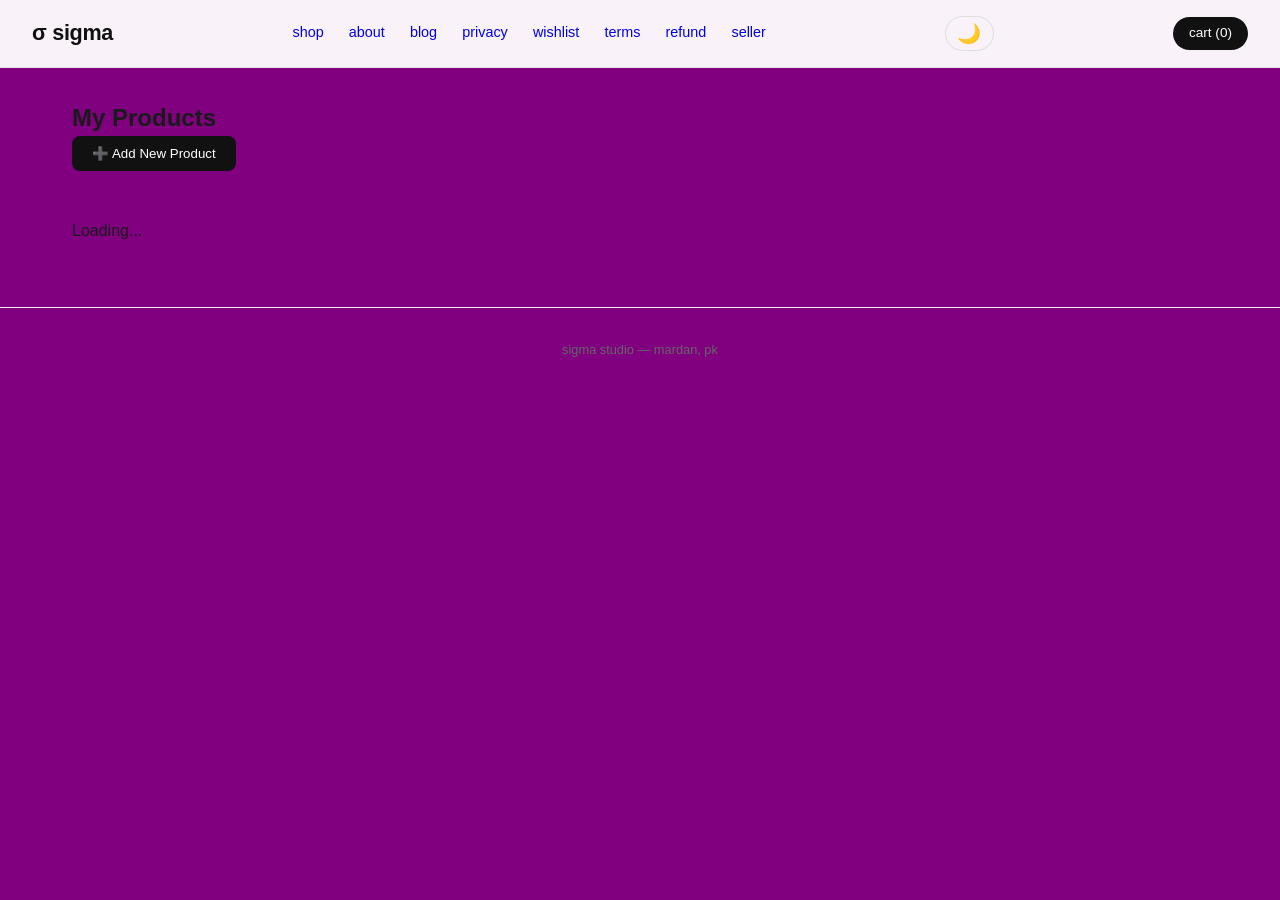
<file: seller-products.html>
<!DOCTYPE html>
<html lang="en">
<head>
    <meta charset="UTF-8">
    <meta name="viewport" content="width=device-width, initial-scale=1.0">
    <title>My Products - Seller Dashboard</title>
    <link rel="stylesheet" href="style.css">
    <style>
        .products-grid {
            display: grid;
            grid-template-columns: repeat(auto-fill, minmax(250px, 1fr));
            gap: 1.5rem;
            margin-top: 2rem;
        }
        .product-card {
            background: white;
            border-radius: 12px;
            overflow: hidden;
            border: 1px solid #eee;
        }
        .product-card img {
            width: 100%;
            height: 150px;
            object-fit: cover;
        }
        .product-info {
            padding: 1rem;
        }
        .delete-btn {
            background: #e05a2a;
            color: white;
            border: none;
            padding: 8px;
            border-radius: 6px;
            cursor: pointer;
            width: 100%;
            margin-top: 8px;
        }
        body.dark .product-card {
            background: #1e1e1e;
            border-color: #333;
        }
    </style>
</head>
<body>

<div class="header">
    <a href="index.html" class="logo">σ sigma</a>
    <div class="nav">
        <a href="index.html">shop</a>
        <a href="about.html">about</a>
        <a href="blog.html">blog</a>
        <a href="privacy.html">privacy</a>
        <a href="wishlist.html">wishlist</a>
        <a href="terms.html">terms</a>
        <a href="refund.html">refund</a>
        <a href="seller-dashboard.html">seller</a>
    </div>
    <button class="dark-toggle" id="darkToggle">🌙</button>
    <a href="cart.html" class="cart-btn">cart (<span id="cartCount">0</span>)</a>
</div>

<main>
    <div class="container">
        <h2> My Products</h2>
        <button onclick="location.href='seller-add-product.html'" style="background: #111; color: white; border: none; padding: 10px 20px; border-radius: 8px; cursor: pointer; margin-bottom: 1rem;">➕ Add New Product</button>
        <div id="productsGrid" class="products-grid">Loading...</div>
    </div>
</main>

<footer>
    <p>sigma studio — mardan, pk</p>
</footer>

<script>
    const API_URL = 'http://127.0.0.1:3000';
    
    function updateCartCount() {
        const cart = JSON.parse(localStorage.getItem('sigma_cart') || '[]');
        const total = cart.reduce((sum, item) => sum + item.quantity, 0);
        const badge = document.getElementById('cartCount');
        if (badge) badge.innerText = total;
    }
    
    document.getElementById('darkToggle')?.addEventListener('click', () => {
        document.body.classList.toggle('dark');
        const isDark = document.body.classList.contains('dark');
        document.getElementById('darkToggle').innerText = isDark ? '☀️' : '🌙';
        localStorage.setItem('sigma_dark', isDark);
    });
    
    if (localStorage.getItem('sigma_dark') === 'true') {
        document.body.classList.add('dark');
        document.getElementById('darkToggle').innerText = '☀️';
    }
    
    async function loadProducts() {
        try {
            const response = await fetch(`${API_URL}/api/seller/products`, {
                credentials: 'include'
            });
            
            if (response.ok) {
                const data = await response.json();
                const grid = document.getElementById('productsGrid');
                
                if (data.products.length === 0) {
                    grid.innerHTML = '<p style="text-align: center;">No products yet. <a href="seller-add-product.html">Add your first product</a></p>';
                } else {
                    grid.innerHTML = data.products.map(p => `
                        <div class="product-card">
                            <img src="${API_URL}/uploads/${p.image}" onerror="this.src='https://placehold.co/300x200'">
                            <div class="product-info">
                                <h3>${p.name}</h3>
                                <p>$${p.price}</p>
                                <p>Stock: ${p.stock}</p>
                                <button class="delete-btn" onclick="deleteProduct('${p.id}')">Delete</button>
                            </div>
                        </div>
                    `).join('');
                }
            } else {
                window.location.href = 'seller-signup.html';
            }
        } catch(e) {
            console.error('Error:', e);
        }
    }
    
    async function deleteProduct(productId) {
        if (confirm('Are you sure you want to delete this product?')) {
            const response = await fetch(`${API_URL}/api/seller/products/${productId}`, {
                method: 'DELETE',
                credentials: 'include'
            });
            
            if (response.ok) {
                loadProducts();
            } else {
                alert('Failed to delete product');
            }
        }
    }
    
    loadProducts();
    updateCartCount();
</script>
</body>
</html>
</file>
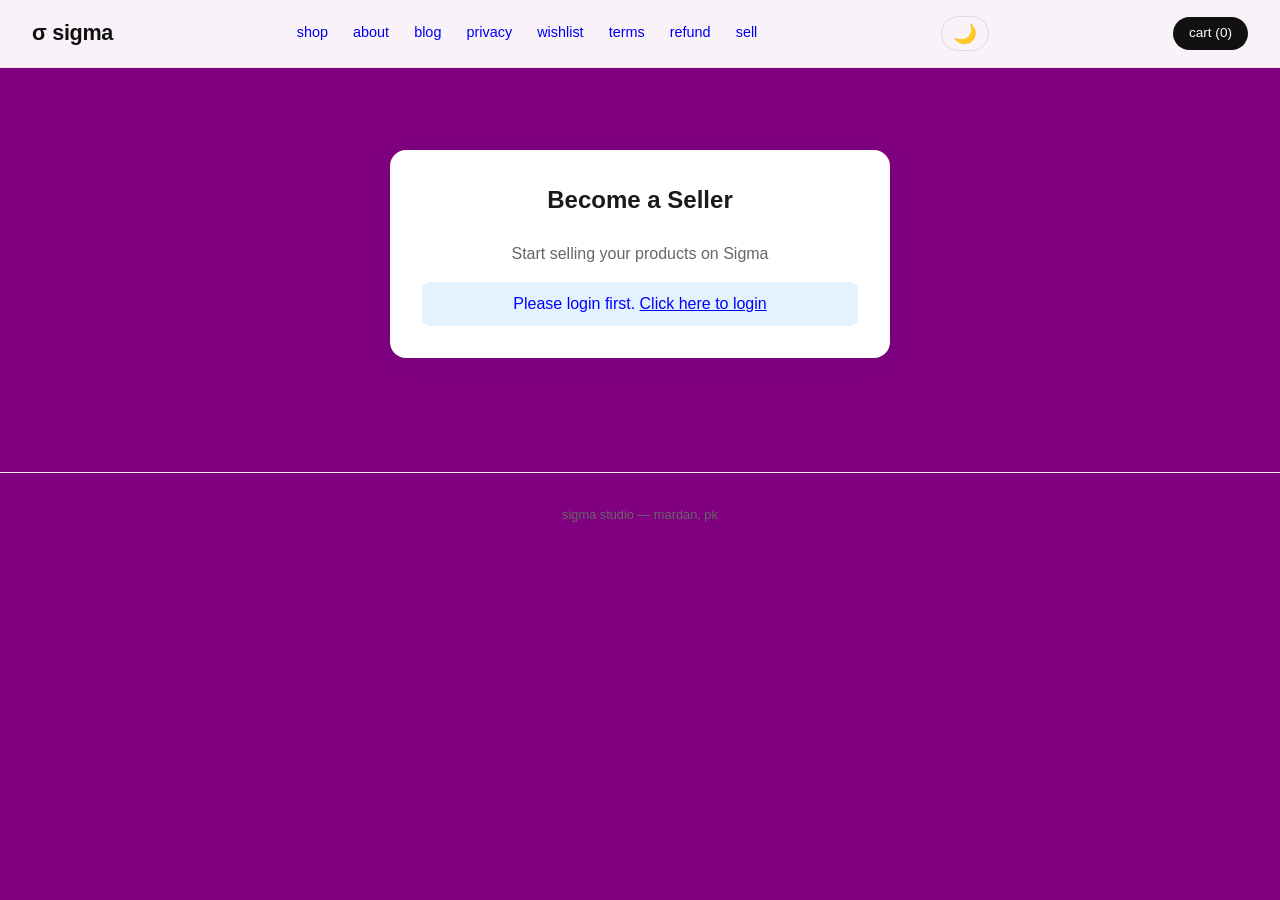
<file: seller-signup.html>
<!DOCTYPE html>
<html lang="en">
<head>
    <meta charset="UTF-8">
    <meta name="viewport" content="width=device-width, initial-scale=1.0">
    <title>Become a Seller - Sigma</title>
    <link rel="stylesheet" href="style.css">
    <style>
        .seller-form {
            max-width: 500px;
            margin: 50px auto;
            background: white;
            padding: 2rem;
            border-radius: 16px;
            box-shadow: 0 4px 20px rgba(0,0,0,0.08);
        }
        .seller-form h2 {
            text-align: center;
            margin-bottom: 1.5rem;
        }
        .seller-form input, .seller-form select, .seller-form textarea {
            width: 100%;
            padding: 10px;
            margin: 8px 0 16px 0;
            border: 1px solid #ddd;
            border-radius: 8px;
        }
        .seller-form button {
            width: 100%;
            background: #e05a2a;
            color: white;
            border: none;
            padding: 12px;
            border-radius: 8px;
            cursor: pointer;
            font-size: 1rem;
        }
        .seller-form button:hover {
            background: #111;
        }
        .success {
            color: green;
            text-align: center;
            margin-top: 1rem;
            padding: 10px;
            background: #e8f5e9;
            border-radius: 8px;
        }
        .error {
            color: red;
            text-align: center;
            margin-top: 1rem;
            padding: 10px;
            background: #ffebee;
            border-radius: 8px;
        }
        .info {
            color: blue;
            text-align: center;
            margin-top: 1rem;
            padding: 10px;
            background: #e3f2fd;
            border-radius: 8px;
        }
        body.dark .seller-form {
            background: #1e1e1e;
        }
        body.dark .success {
            background: #1b5e20;
            color: white;
        }
        body.dark .error {
            background: #b71c1c;
            color: white;
        }
        body.dark .info {
            background: #0d47a1;
            color: white;
        }
        body.dark input, body.dark select, body.dark textarea {
            background: #2a2a2a;
            border-color: #444;
            color: white;
        }
    </style>
</head>
<body>

<div class="header">
    <a href="index.html" class="logo">σ sigma</a>
    <div class="nav">
        <a href="index.html">shop</a>
        <a href="about.html">about</a>
        <a href="blog.html">blog</a>
        <a href="privacy.html">privacy</a>
        <a href="wishlist.html">wishlist</a>
        <a href="terms.html">terms</a>
        <a href="refund.html">refund</a>
        <a href="seller-dashboard.html">sell</a>
    </div>
    <button class="dark-toggle" id="darkToggle">🌙</button>
    <a href="cart.html" class="cart-btn">cart (<span id="cartCount">0</span>)</a>
</div>

<main>
    <div class="container">
        <div class="seller-form">
            <h2> Become a Seller</h2>
            <p style="text-align: center; margin-bottom: 1rem; color: #666;">Start selling your products on Sigma</p>
            
            <div id="loginWarning" class="info" style="display: none;">
                 Please login first. <a href="login.html" style="color: blue;">Click here to login</a>
            </div>
            
            <form id="sellerForm" style="display: none;">
                <label>Store Name</label>
                <input type="text" id="storeName" required placeholder="My Awesome Store">
                
                <label>Store Description</label>
                <textarea id="storeDescription" rows="3" required placeholder="Tell customers what you sell..."></textarea>
                
                <label>Category</label>
                <select id="category" required>
                    <option value="">Select Category</option>
                    <option value="electronics">Electronics</option>
                    <option value="clothing">Clothing</option>
                    <option value="digital">Digital Products</option>
                    <option value="home">Home & Living</option>
                    <option value="beauty">Beauty & Care</option>
                </select>
                
                <button type="submit">Apply Now</button>
            </form>
            
            <div id="message"></div>
        </div>
    </div>
</main>

<footer>
    <p>sigma studio — mardan, pk</p>
</footer>

<script>
    const API_URL = 'http://localhost:3000';
    
    function updateCartCount() {
        const cart = JSON.parse(localStorage.getItem('sigma_cart') || '[]');
        const total = cart.reduce((s, i) => s + i.quantity, 0);
        document.getElementById('cartCount').innerText = total;
    }
    
    // Dark mode
    document.getElementById('darkToggle')?.addEventListener('click', () => {
        document.body.classList.toggle('dark');
        const isDark = document.body.classList.contains('dark');
        document.getElementById('darkToggle').innerText = isDark ? '☀️' : '🌙';
        localStorage.setItem('sigma_dark', isDark);
    });
    
    if (localStorage.getItem('sigma_dark') === 'true') {
        document.body.classList.add('dark');
        document.getElementById('darkToggle').innerText = '☀️';
    }
    
    // Get auth token from localStorage
    function getAuthToken() {
        return localStorage.getItem('authToken');
    }
    
    // Check if user is logged in
    async function checkLogin() {
        const token = getAuthToken();
        
        if (!token) {
            document.getElementById('loginWarning').style.display = 'block';
            document.getElementById('sellerForm').style.display = 'none';
            return;
        }
        
        try {
            const response = await fetch(`${API_URL}/api/me`, {
                method: 'GET',
                headers: {
                    'Authorization': token
                }
            });
            
            if (response.ok) {
                document.getElementById('loginWarning').style.display = 'none';
                document.getElementById('sellerForm').style.display = 'block';
            } else {
                document.getElementById('loginWarning').style.display = 'block';
                document.getElementById('sellerForm').style.display = 'none';
                localStorage.removeItem('authToken');
            }
        } catch(e) {
            document.getElementById('loginWarning').style.display = 'block';
            document.getElementById('sellerForm').style.display = 'none';
            document.getElementById('loginWarning').innerHTML = ' Cannot connect to backend. Make sure server is running on port 3000';
        }
    }
    
    // Submit seller application
    document.getElementById('sellerForm')?.addEventListener('submit', async (e) => {
        e.preventDefault();
        
        const storeName = document.getElementById('storeName').value;
        const storeDescription = document.getElementById('storeDescription').value;
        const category = document.getElementById('category').value;
        const token = getAuthToken();
        const messageDiv = document.getElementById('message');
        
        if (!token) {
            messageDiv.innerHTML = '<div class="error"> Please login first</div>';
            setTimeout(() => {
                window.location.href = 'login.html';
            }, 1500);
            return;
        }
        
        messageDiv.innerHTML = '<div class="info">Submitting application...</div>';
        
        try {
            const response = await fetch(`${API_URL}/api/seller/apply`, {
                method: 'POST',
                headers: {
                    'Content-Type': 'application/json',
                    'Authorization': token
                },
                body: JSON.stringify({ storeName, storeDescription, category })
            });
            
            const data = await response.json();
            
            if (response.ok) {
                messageDiv.innerHTML = '<div class="success"> Application submitted! Admin will review your application.</div>';
                document.getElementById('sellerForm').reset();
                setTimeout(() => {
                    window.location.href = 'seller-dashboard.html';
                }, 2000);
            } else {
                messageDiv.innerHTML = '<div class="error"> ' + (data.error || 'Failed to submit application') + '</div>';
            }
        } catch(error) {
            console.error('Error:', error);
            messageDiv.innerHTML = '<div class="error"> Cannot connect to server. Make sure backend is running on port 3000</div>';
        }
    });
    
    updateCartCount();
    checkLogin();
</script>
</body>
</html>
</file>
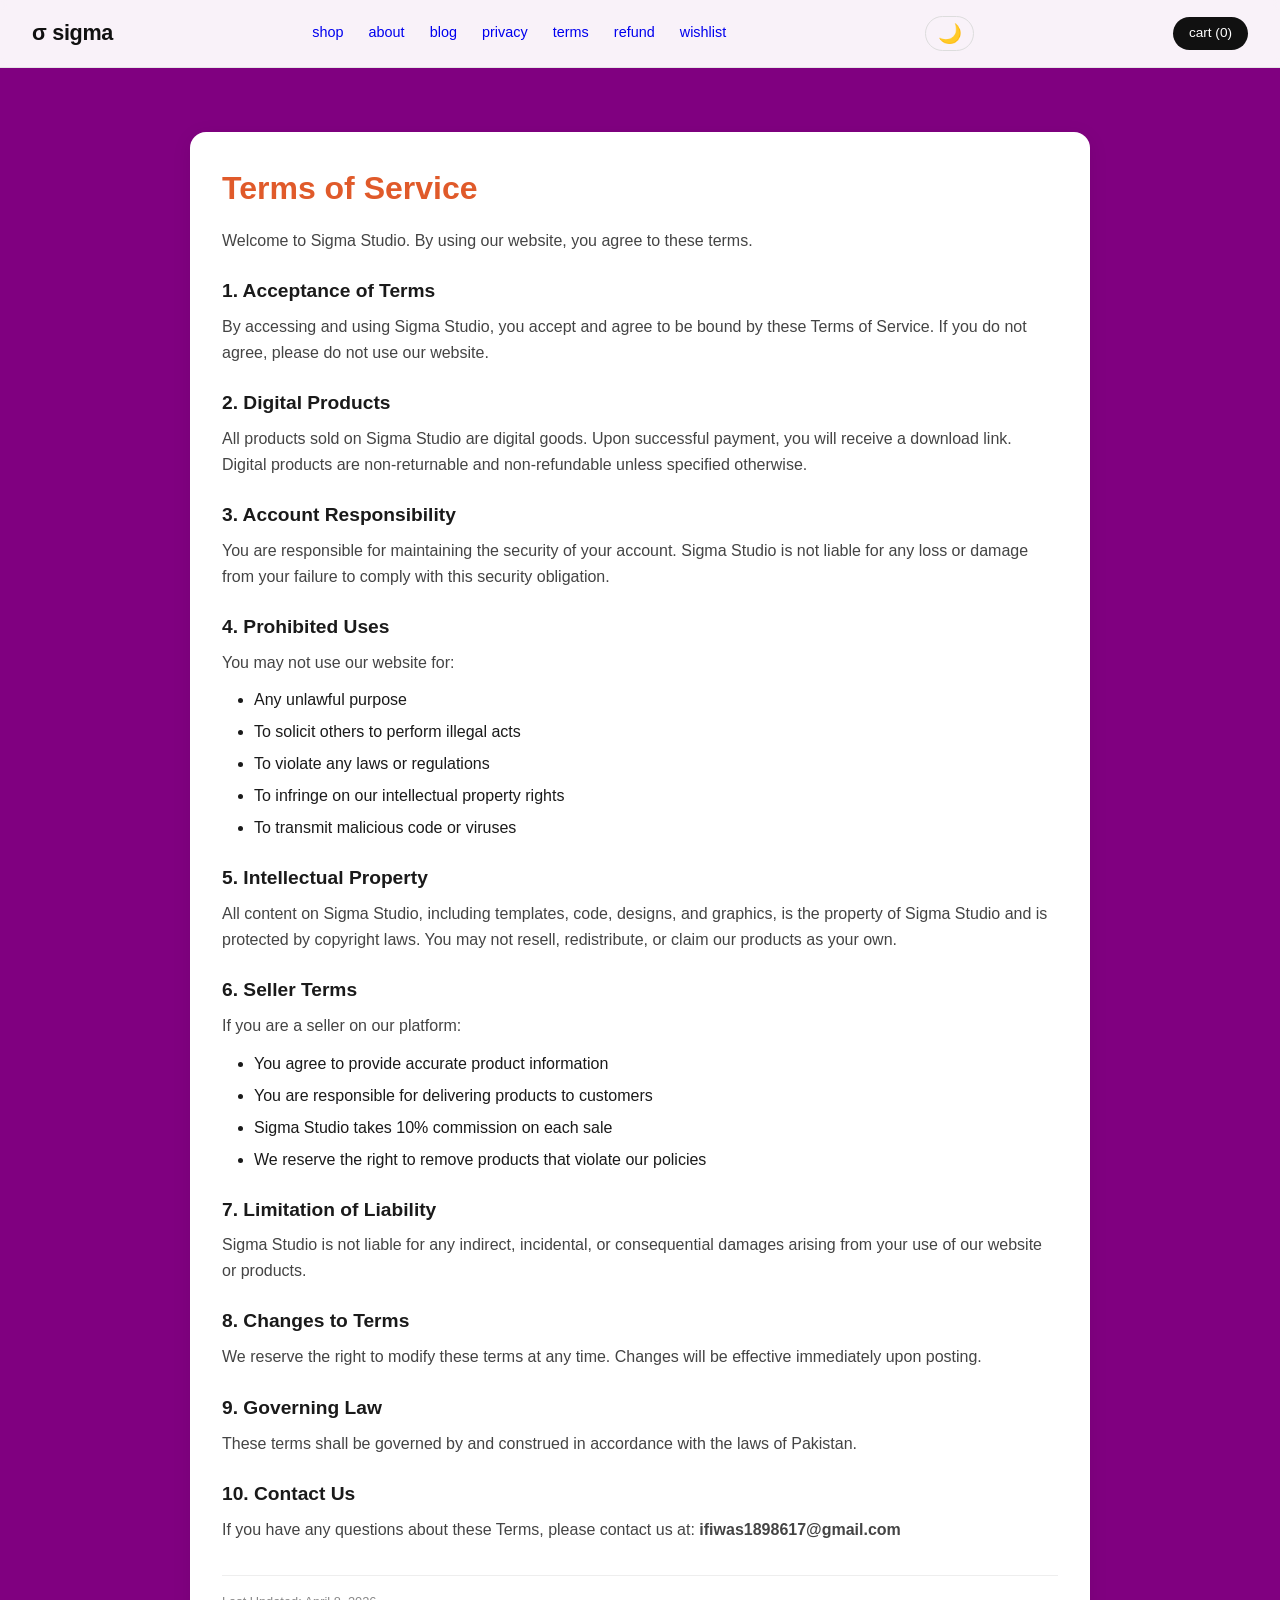
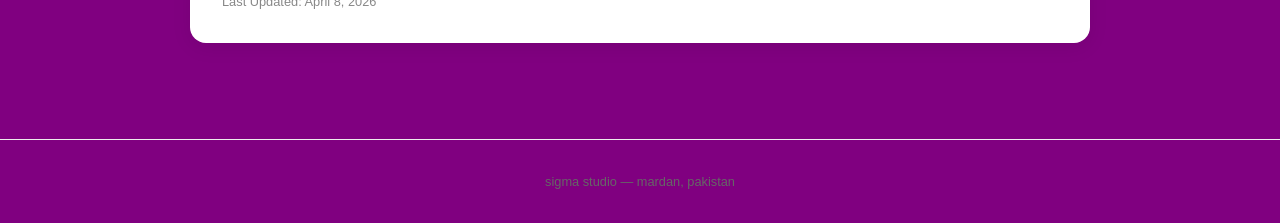
<file: terms.html>
<!DOCTYPE html>
<html lang="en">
<head>
    <meta charset="UTF-8">
    <meta name="viewport" content="width=device-width, initial-scale=1.0">
    <title>Terms of Service - Sigma</title>
    <link rel="stylesheet" href="style.css">
    <style>
        .legal-container {
            max-width: 900px;
            margin: 2rem auto;
            background: white;
            padding: 2rem;
            border-radius: 16px;
            box-shadow: 0 4px 20px rgba(0,0,0,0.08);
        }
        .legal-container h1 {
            color: #e05a2a;
            margin-bottom: 1rem;
        }
        .legal-container h2 {
            margin-top: 1.5rem;
            margin-bottom: 0.5rem;
            font-size: 1.2rem;
        }
        .legal-container p {
            margin-bottom: 0.8rem;
            line-height: 1.6;
            color: #444;
        }
        .legal-container ul {
            margin-left: 2rem;
            margin-bottom: 1rem;
        }
        .legal-container li {
            margin-bottom: 0.5rem;
            line-height: 1.5;
        }
        .last-updated {
            color: #888;
            font-size: 0.8rem;
            margin-top: 2rem;
            padding-top: 1rem;
            border-top: 1px solid #eee;
        }
        body.dark .legal-container {
            background: #1e1e1e;
        }
        body.dark .legal-container p {
            color: #ccc;
        }
    </style>
</head>
<body>

<div class="header">
    <a href="index.html" class="logo">σ sigma</a>
    <div class="nav">
        <a href="index.html">shop</a>
        <a href="about.html">about</a>
        <a href="blog.html">blog</a>
        <a href="privacy.html">privacy</a>
        <a href="terms.html">terms</a>
        <a href="refund.html">refund</a>
        <a href="wishlist.html">wishlist</a>
    </div>
    <button class="dark-toggle" id="darkToggle">🌙</button>
    <a href="cart.html" class="cart-btn">cart (<span id="cartCount">0</span>)</a>
</div>

<main>
    <div class="container">
        <div class="legal-container">
            <h1> Terms of Service</h1>
            <p>Welcome to Sigma Studio. By using our website, you agree to these terms.</p>

            <h2>1. Acceptance of Terms</h2>
            <p>By accessing and using Sigma Studio, you accept and agree to be bound by these Terms of Service. If you do not agree, please do not use our website.</p>

            <h2>2. Digital Products</h2>
            <p>All products sold on Sigma Studio are digital goods. Upon successful payment, you will receive a download link. Digital products are non-returnable and non-refundable unless specified otherwise.</p>

            <h2>3. Account Responsibility</h2>
            <p>You are responsible for maintaining the security of your account. Sigma Studio is not liable for any loss or damage from your failure to comply with this security obligation.</p>

            <h2>4. Prohibited Uses</h2>
            <p>You may not use our website for:</p>
            <ul>
                <li>Any unlawful purpose</li>
                <li>To solicit others to perform illegal acts</li>
                <li>To violate any laws or regulations</li>
                <li>To infringe on our intellectual property rights</li>
                <li>To transmit malicious code or viruses</li>
            </ul>

            <h2>5. Intellectual Property</h2>
            <p>All content on Sigma Studio, including templates, code, designs, and graphics, is the property of Sigma Studio and is protected by copyright laws. You may not resell, redistribute, or claim our products as your own.</p>

            <h2>6. Seller Terms</h2>
            <p>If you are a seller on our platform:</p>
            <ul>
                <li>You agree to provide accurate product information</li>
                <li>You are responsible for delivering products to customers</li>
                <li>Sigma Studio takes 10% commission on each sale</li>
                <li>We reserve the right to remove products that violate our policies</li>
            </ul>

            <h2>7. Limitation of Liability</h2>
            <p>Sigma Studio is not liable for any indirect, incidental, or consequential damages arising from your use of our website or products.</p>

            <h2>8. Changes to Terms</h2>
            <p>We reserve the right to modify these terms at any time. Changes will be effective immediately upon posting.</p>

            <h2>9. Governing Law</h2>
            <p>These terms shall be governed by and construed in accordance with the laws of Pakistan.</p>

            <h2>10. Contact Us</h2>
            <p>If you have any questions about these Terms, please contact us at: <strong>ifiwas1898617@gmail.com</strong></p>

            <div class="last-updated">
                Last Updated: April 8, 2026
            </div>
        </div>
    </div>
</main>

<footer>
    <p>sigma studio — mardan, pakistan</p>
</footer>

<script src="script.js"></script>
<script>
    function updateCartCount() {
        const cart = JSON.parse(localStorage.getItem('sigma_cart') || '[]');
        const total = cart.reduce((sum, item) => sum + item.quantity, 0);
        const badge = document.getElementById('cartCount');
        if (badge) badge.innerText = total;
    }
    
    document.getElementById('darkToggle')?.addEventListener('click', () => {
        document.body.classList.toggle('dark');
        const isDark = document.body.classList.contains('dark');
        document.getElementById('darkToggle').innerText = isDark ? '☀️' : '🌙';
        localStorage.setItem('sigma_dark', isDark);
    });
    
    if (localStorage.getItem('sigma_dark') === 'true') {
        document.body.classList.add('dark');
        document.getElementById('darkToggle').innerText = '☀️';
    }
    
    updateCartCount();
</script>
</body>
</html>
</file>
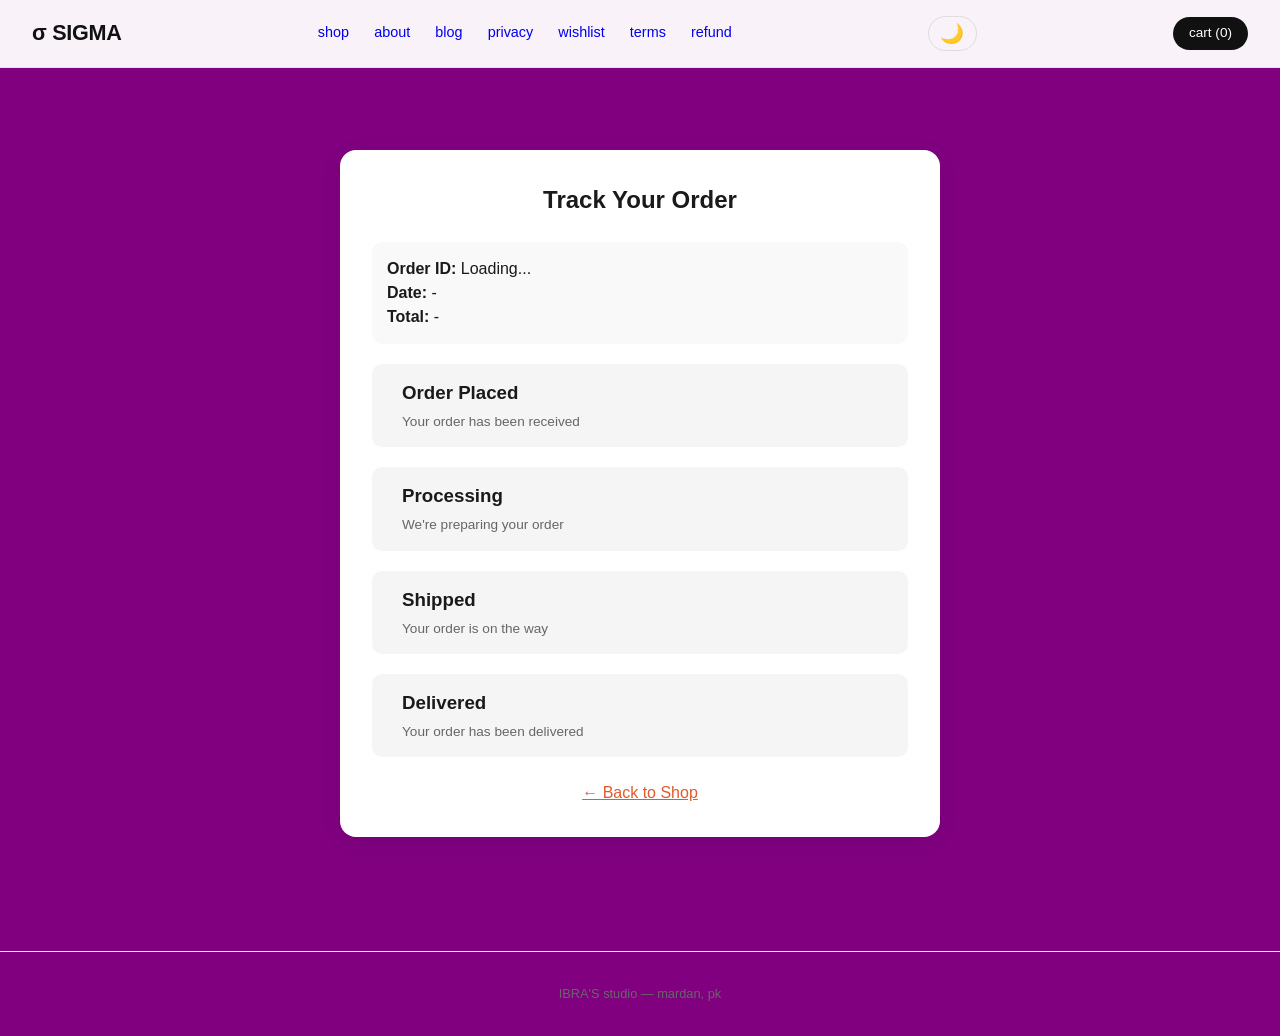
<file: track.html>
<!DOCTYPE html>
<html lang="en">
<head>
    <meta charset="UTF-8">
    <meta name="viewport" content="width=device-width, initial-scale=1.0">
    <title>sigma — track order</title>
    <link rel="stylesheet" href="style.css">
    <style>
        .track-container {
            max-width: 600px;
            margin: 50px auto;
            background: white;
            border-radius: 16px;
            padding: 2rem;
            box-shadow: 0 4px 20px rgba(0,0,0,0.08);
        }
        .status-step {
            display: flex;
            align-items: center;
            margin: 20px 0;
            padding: 15px;
            border-radius: 10px;
            background: #f5f5f5;
        }
        .status-step.completed {
            background: #e8f5e9;
            border-left: 4px solid #4caf50;
        }
        .status-step.current {
            background: #fff3e0;
            border-left: 4px solid #e05a2a;
        }
        .status-icon {
            font-size: 24px;
            margin-right: 15px;
        }
        .status-text {
            flex: 1;
        }
        .status-text h3 {
            margin-bottom: 5px;
        }
        .status-text p {
            color: #666;
            font-size: 0.85rem;
        }
        .order-info {
            background: #f9f9f9;
            padding: 15px;
            border-radius: 10px;
            margin-bottom: 20px;
        }
        body.dark .track-container {
            background: #1e1e1e;
        }
        body.dark .order-info {
            background: #2a2a2a;
        }
        body.dark .status-step {
            background: #2a2a2a;
        }
    </style>
</head>
<body>

<div class="header">
    <a href="index.html" class="logo">σ SIGMA</a>
    <div class="nav">
        <a href="index.html">shop</a>
        <a href="about.html">about</a>
        <a href="blog.html">blog</a>
        <a href="privacy.html">privacy</a>
        <a href="wishlist.html">wishlist</a>
        <a href="terms.html">terms</a>
        <a href="refund.html">refund</a>
    </div>
    <button class="dark-toggle" id="darkToggle">🌙</button>
    <a href="cart.html" class="cart-btn">cart (<span id="cartCount">0</span>)</a>
</div>

<main>
    <div class="container">
        <div class="track-container">
            <h2 style="text-align: center; margin-bottom: 1.5rem;"> Track Your Order</h2>
            
            <div id="orderInfo" class="order-info">
                <p><strong>Order ID:</strong> <span id="orderId">Loading...</span></p>
                <p><strong>Date:</strong> <span id="orderDate">-</span></p>
                <p><strong>Total:</strong> <span id="orderTotal">-</span></p>
            </div>
            
            <div id="statusSteps">
                <div class="status-step" id="stepPending">
                    <div class="status-icon"></div>
                    <div class="status-text">
                        <h3>Order Placed</h3>
                        <p>Your order has been received</p>
                    </div>
                </div>
                <div class="status-step" id="stepProcessing">
                    <div class="status-icon"></div>
                    <div class="status-text">
                        <h3>Processing</h3>
                        <p>We're preparing your order</p>
                    </div>
                </div>
                <div class="status-step" id="stepShipped">
                    <div class="status-icon"></div>
                    <div class="status-text">
                        <h3>Shipped</h3>
                        <p>Your order is on the way</p>
                    </div>
                </div>
                <div class="status-step" id="stepDelivered">
                    <div class="status-icon"></div>
                    <div class="status-text">
                        <h3>Delivered</h3>
                        <p>Your order has been delivered</p>
                    </div>
                </div>
            </div>
            
            <div id="errorMsg" style="text-align: center; color: #e05a2a; display: none;">
                Order not found. Please check your Order ID.
            </div>
            
            <div style="text-align: center; margin-top: 1.5rem;">
                <a href="index.html" style="color: #e05a2a;">← Back to Shop</a>
            </div>
        </div>
    </div>
</main>

<footer>
    <p>IBRA'S studio — mardan, pk</p>
</footer>

<script>
    const BACKEND_URL = 'http://127.0.0.1:3000';
    
    function updateCartCount() {
        const cart = JSON.parse(localStorage.getItem('sigma_cart') || '[]');
        const total = cart.reduce((sum, item) => sum + item.quantity, 0);
        const badge = document.getElementById('cartCount');
        if (badge) badge.innerText = total;
    }
    
    async function trackOrder() {
        const urlParams = new URLSearchParams(window.location.search);
        let orderId = urlParams.get('order');
        
        if (!orderId) {
            orderId = prompt('Enter your Order ID:');
            if (!orderId) return;
        }
        
        document.getElementById('orderId').innerText = orderId;
        
        try {
            const response = await fetch(`${BACKEND_URL}/api/orders/${orderId}`, {
                credentials: 'include'
            });
            
            if (response.ok) {
                const data = await response.json();
                const order = data.order;
                
                document.getElementById('orderDate').innerText = new Date(order.createdAt).toLocaleString();
                document.getElementById('orderTotal').innerText = '$' + order.total;
                
                // Update status colors
                const statuses = ['pending', 'processing', 'shipped', 'delivered'];
                const currentStatus = order.status;
                const currentIndex = statuses.indexOf(currentStatus);
                
                for (let i = 0; i <= currentIndex; i++) {
                    const step = document.getElementById(`step${statuses[i].charAt(0).toUpperCase() + statuses[i].slice(1)}`);
                    if (step) step.classList.add('completed');
                }
                
                if (currentIndex < statuses.length - 1) {
                    const nextStep = document.getElementById(`step${statuses[currentIndex + 1].charAt(0).toUpperCase() + statuses[currentIndex + 1].slice(1)}`);
                    if (nextStep) nextStep.classList.add('current');
                }
                
            } else {
                document.getElementById('errorMsg').style.display = 'block';
                document.getElementById('orderInfo').style.display = 'none';
                document.getElementById('statusSteps').style.display = 'none';
            }
        } catch(e) {
            document.getElementById('errorMsg').style.display = 'block';
            document.getElementById('errorMsg').innerHTML = 'Cannot connect to server. Make sure backend is running.';
        }
    }
    
    // Dark mode
    document.getElementById('darkToggle')?.addEventListener('click', () => {
        document.body.classList.toggle('dark');
        const isDark = document.body.classList.contains('dark');
        document.getElementById('darkToggle').innerText = isDark ? '☀️' : '🌙';
        localStorage.setItem('sigma_dark', isDark);
    });
    
    if (localStorage.getItem('sigma_dark') === 'true') {
        document.body.classList.add('dark');
        document.getElementById('darkToggle').innerText = '☀️';
    }
    
    updateCartCount();
    trackOrder();
</script>
</body>
</html>
</file>
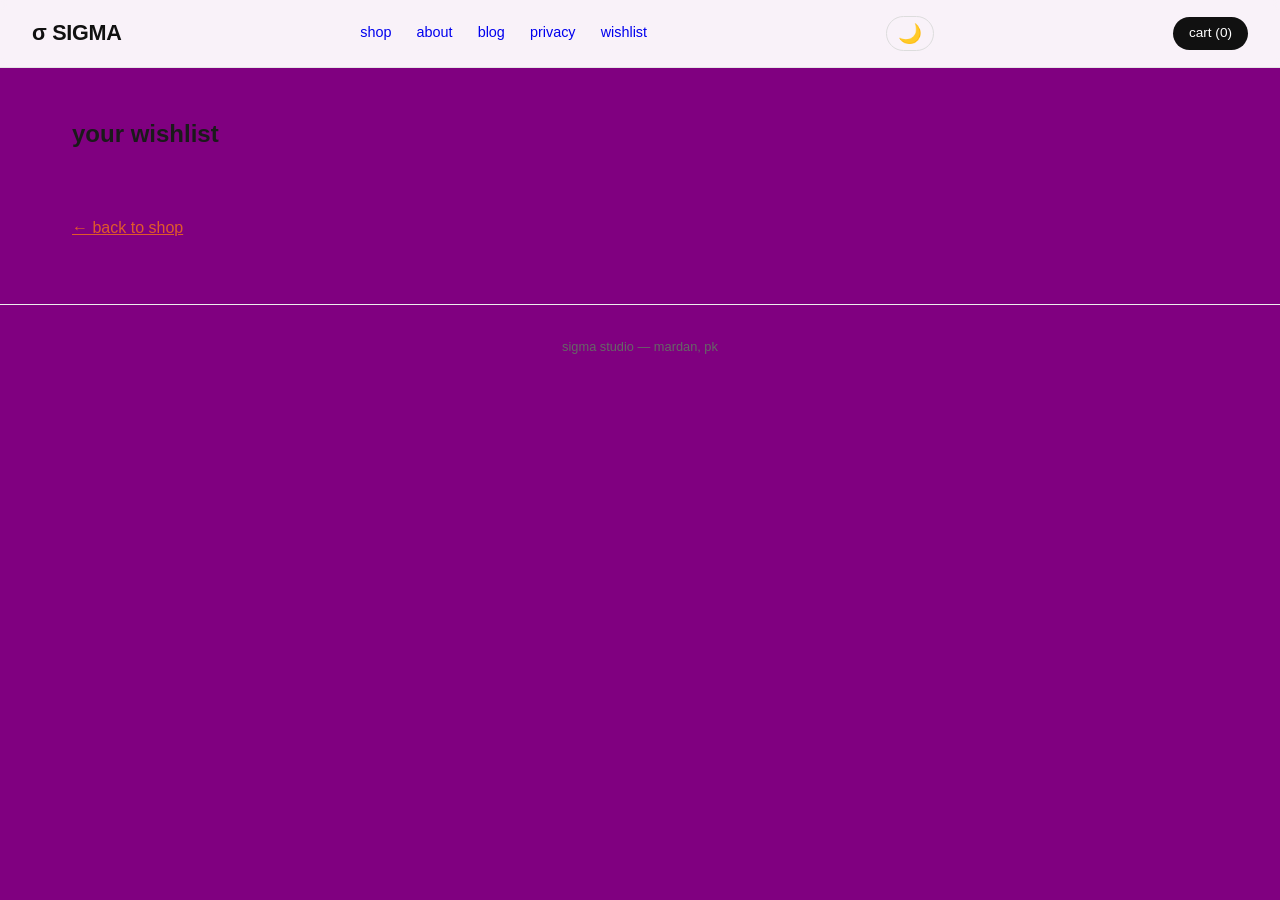
<file: wishlist.html>
<!DOCTYPE html>
<html lang="en">
<head>
    <meta charset="UTF-8">
    <meta name="viewport" content="width=device-width, initial-scale=1.0">
    <title>sigma — wishlist</title>
    <link rel="stylesheet" href="style.css">
</head>
<body>

<div class="header">
    <a href="index.html" class="logo">σ SIGMA</a>
    <div class="nav">
        <a href="index.html">shop</a>
        <a href="about.html">about</a>
        <a href="blog.html">blog</a>
        <a href="privacy.html">privacy</a>
        <a href="wishlist.html">wishlist</a>
    </div>
    <button class="dark-toggle" id="darkToggle">🌙</button>
    <a href="cart.html" class="cart-btn">cart (<span id="cartCount">0</span>)</a>
</div>

<main>
    <div class="container">
        <h2 style="margin: 1rem 0;">your wishlist</h2>
        <div id="wishlistGrid" class="products"></div>
        <a href="index.html" style="color:#e05a2a;">← back to shop</a>
    </div>
</main>

<footer>
    <p>sigma studio — mardan, pk</p>
</footer>

<script src="script.js"></script>
<script>
    const BACKEND_URL = 'http://127.0.0.1:3000';
    let wishlistProducts = [];

    // Load all products
    async function loadProducts() {
        try {
            const response = await fetch(`${BACKEND_URL}/api/products`);
            wishlistProducts = await response.json();
            renderWishlist();
        } catch (error) {
            console.error('Error loading products:', error);
            document.getElementById('wishlistGrid').innerHTML = 
                '<p style="text-align:center; padding:40px;"> Cannot load products. Make sure backend is running.</p>';
        }
    }

    // Get wishlist IDs from localStorage
    function getWishlistIds() {
        return JSON.parse(localStorage.getItem('sigma_wishlist') || '[]');
    }

    // Render wishlist items
    function renderWishlist() {
        const wishlistIds = getWishlistIds();
        const items = wishlistProducts.filter(p => wishlistIds.includes(p.id));
        const grid = document.getElementById('wishlistGrid');
        
        if (items.length === 0) {
            grid.innerHTML = '<p style="text-align:center; padding:40px;">no saved items <br><br><a href="index.html" style="color:#e05a2a;">browse products →</a></p>';
            return;
        }
        
        grid.innerHTML = items.map(p => `
            <div class="product-card">
                <div style="position: relative;">
                    <img src="${BACKEND_URL}/uploads/${p.image}" alt="${p.name}" class="product-image" style="width:100%; height:200px; object-fit:cover;">
                </div>
                <div class="product-info">
                    <div class="product-title">${p.name}</div>
                    <div class="product-price">$${p.price}</div>
                    <div style="display:flex; gap:0.5rem; margin-top:0.5rem;">
                        <button class="add-btn" onclick="addToCartAndRefresh('${p.id}', '${p.name}', ${p.price})">add to cart</button>
                        <button onclick="removeFromWishlist('${p.id}')" style="background:#eee; border:none; padding:0.6rem; border-radius:8px; cursor:pointer;">♥ remove</button>
                    </div>
                </div>
            </div>
        `).join('');
    }

    // Add to cart and stay on wishlist page
    function addToCartAndRefresh(id, name, price) {
        addToCart(id, name, price);
        setTimeout(() => renderWishlist(), 500);
    }

    // Remove from wishlist
    function removeFromWishlist(productId) {
        let wishlist = getWishlistIds();
        wishlist = wishlist.filter(id => id !== productId);
        localStorage.setItem('sigma_wishlist', JSON.stringify(wishlist));
        renderWishlist();
        
        // Also refresh the main page's heart colors if it's open
        if (typeof renderProducts === 'function') {
            renderProducts();
        }
        
        // Show toast
        const toast = document.createElement('div');
        toast.innerText = '✓ Removed from wishlist';
        toast.style.cssText = 'position:fixed;bottom:20px;right:20px;background:#111;color:white;padding:8px 16px;border-radius:30px;z-index:999;';
        document.body.appendChild(toast);
        setTimeout(() => toast.remove(), 2000);
    }

    // Dark mode
    document.getElementById('darkToggle')?.addEventListener('click', () => {
        document.body.classList.toggle('dark');
        const isDark = document.body.classList.contains('dark');
        document.getElementById('darkToggle').innerText = isDark ? '☀️' : '🌙';
        localStorage.setItem('sigma_dark', isDark);
    });
    
    if (localStorage.getItem('sigma_dark') === 'true') {
        document.body.classList.add('dark');
        document.getElementById('darkToggle').innerText = '☀️';
    }
    
    // Update cart count
    function updateCartCountDisplay() {
        const cart = JSON.parse(localStorage.getItem('sigma_cart') || '[]');
        const total = cart.reduce((sum, item) => sum + item.quantity, 0);
        const badge = document.getElementById('cartCount');
        if (badge) badge.innerText = total;
    }
    
    // Initialize
    loadProducts();
    updateCartCountDisplay();
</script>
</body>
</html>
</file>
<file: style.css>
* {
    margin: 0;
    padding: 0;
    box-sizing: border-box;
}

body {
    font-family: -apple-system, BlinkMacSystemFont, 'Segoe UI', Roboto, Helvetica, Arial, sans-serif;
    background: purple;
    color: #1a1a1a;
    line-height: 1.5;
}

.header {
    display: flex;
    justify-content: space-between;
    align-items: center;
    padding: 1rem 2rem;
    background: black;
    border-bottom: 1px solid #e5e5e5;
    flex-wrap: wrap;
    gap: 1rem;
    position: sticky;
    top: 0;
    background: rgba(255,255,255,0.95);
    backdrop-filter: blur(4px);
    z-index: 100;
}

.logo {
    font-size: 1.35rem;
    font-weight: 600;
    letter-spacing: -0.3px;
    text-decoration: none;
    color: #111;
}

.nav {
    display: flex;
    gap: 1.57rem;
}

.nav a {
    text-decoration: none;
    font-size: 0.9rem;
}

.nav a:hover {
    color: black;
}

.dark-toggle {
    background: none;
    border: 1px solid #ddd;
    font-size: 1.2rem;
    padding: 0.3rem 0.7rem;
    border-radius: 30px;
    cursor: pointer;
}

.cart-btn {
    background: #111;
    color: white;
    padding: 0.4rem 1rem;
    border-radius: 30px;
    text-decoration: none;
    font-size: 0.85rem;
}

.hero {
    padding: 3rem 2rem;
    text-align: center;
    background: lightslategray;
    border-radius: 20px;
}

.hero h1 {
    font-size: 2.2rem;
    font-weight: 500;
    margin-bottom: 0.5rem;
}

.container {
    max-width: 1200px;
    margin: 0 auto;
    padding: 2rem;
}

.search-bar {
    margin-bottom: 2rem;
}

.search-input {
    width: 100%;
    padding: 0.8rem;
    border: 1px solid #ddd;
    border-radius: 8px;
    font-size: 1rem;
    margin-bottom: 1rem;
}

.filters {
    display: flex;
    gap: 0.5rem;
    flex-wrap: wrap;
}

.filter-btn {
    background: white;
    border: 1px solid #ddd;
    padding: 0.4rem 1rem;
    border-radius: 30px;
    cursor: pointer;
    font-size: 0.85rem;
}

.filter-btn.active {
    background:blue;
    color: white;
    border-color: cyan;
}

.products {
    display: grid;
    grid-template-columns: repeat(auto-fill, minmax(260px, 1fr));
    gap: 1.8rem;
    margin: 2rem 0;
}

.product-card {
    background: white;
    border-radius: 12px;
    overflow: hidden;
    border: 1px solid #eee;
    transition: 0.2s;
}

.product-card:hover {
    transform: translateY(-3px);
    box-shadow: 0 8px 20px rgba(0,0,0,0.05);
}

.product-img {
    width: 100%;
    height: 180px;
    background: #f5f5f5;
    display: flex;
    align-items: center;
    justify-content: center;
    font-size: 3rem;
}

.product-info {
    padding: 1rem;
}

.product-title {
    font-size: 1rem;
    font-weight: 600;
    margin-bottom: 0.3rem;
}

.product-price {
    font-size: 1.2rem;
    font-weight: 600;
    color: #e05a2a;
    margin: 0.5rem 0;
}
.product-image {
    width: 100%;
    height: 200px;
    object-fit: cover;
}
.qty-input {
    width: 65px;
    padding: 0.3rem;
    border: 1px solid #ddd;
    border-radius: 6px;
    margin-left: 0.5rem;
}

.add-btn {
    width: 100%;
    background: #111;
    color: white;
    border: none;
    padding: 0.6rem;
    border-radius: 8px;
    margin-top: 0.5rem;
    cursor: pointer;
    font-size: 0.85rem;
}

.add-btn:hover {
    background: #e05a2a;
}

.about-block {
    background: white;
    padding: 2rem;
    border-radius: 16px;
    margin-top: 3rem;
    border: 1px solid #eee;
}

.about-block h2 {
    font-size: 1.3rem;
    margin-bottom: 1rem;
    font-weight: 500;
}

.testimonial {
    border-left: 3px solid #e05a2a;
    padding-left: 1rem;
    margin: 1.5rem 0;
    font-size: 0.95rem;
}

footer {
    text-align: center;
    padding: 2rem;
    border-top: 1px solid #eee;
    margin-top: 2rem;
    color: #666;
    font-size: 0.8rem;
}

body.dark {
    background: #121212;
    color: #eee;
}

body.dark .header,
body.dark .product-card,
body.dark .about-block {
    background: #1e1e1e;
    border-color: #333;
}

body.dark .filter-btn {
    background: #2a2a2a;
    color: #ddd;
    border-color: #444;
}

body.dark .search-input {
    background: #2a2a2a;
    border-color: #444;
    color: white;
}

@media (max-width: 700px) {
    .header {
        flex-direction: column;
        align-items: stretch;
        text-align: center;
    }
    .nav {
        justify-content: center;
    }
    .products {
        grid-template-columns: 1fr;
    }
}
</file>
